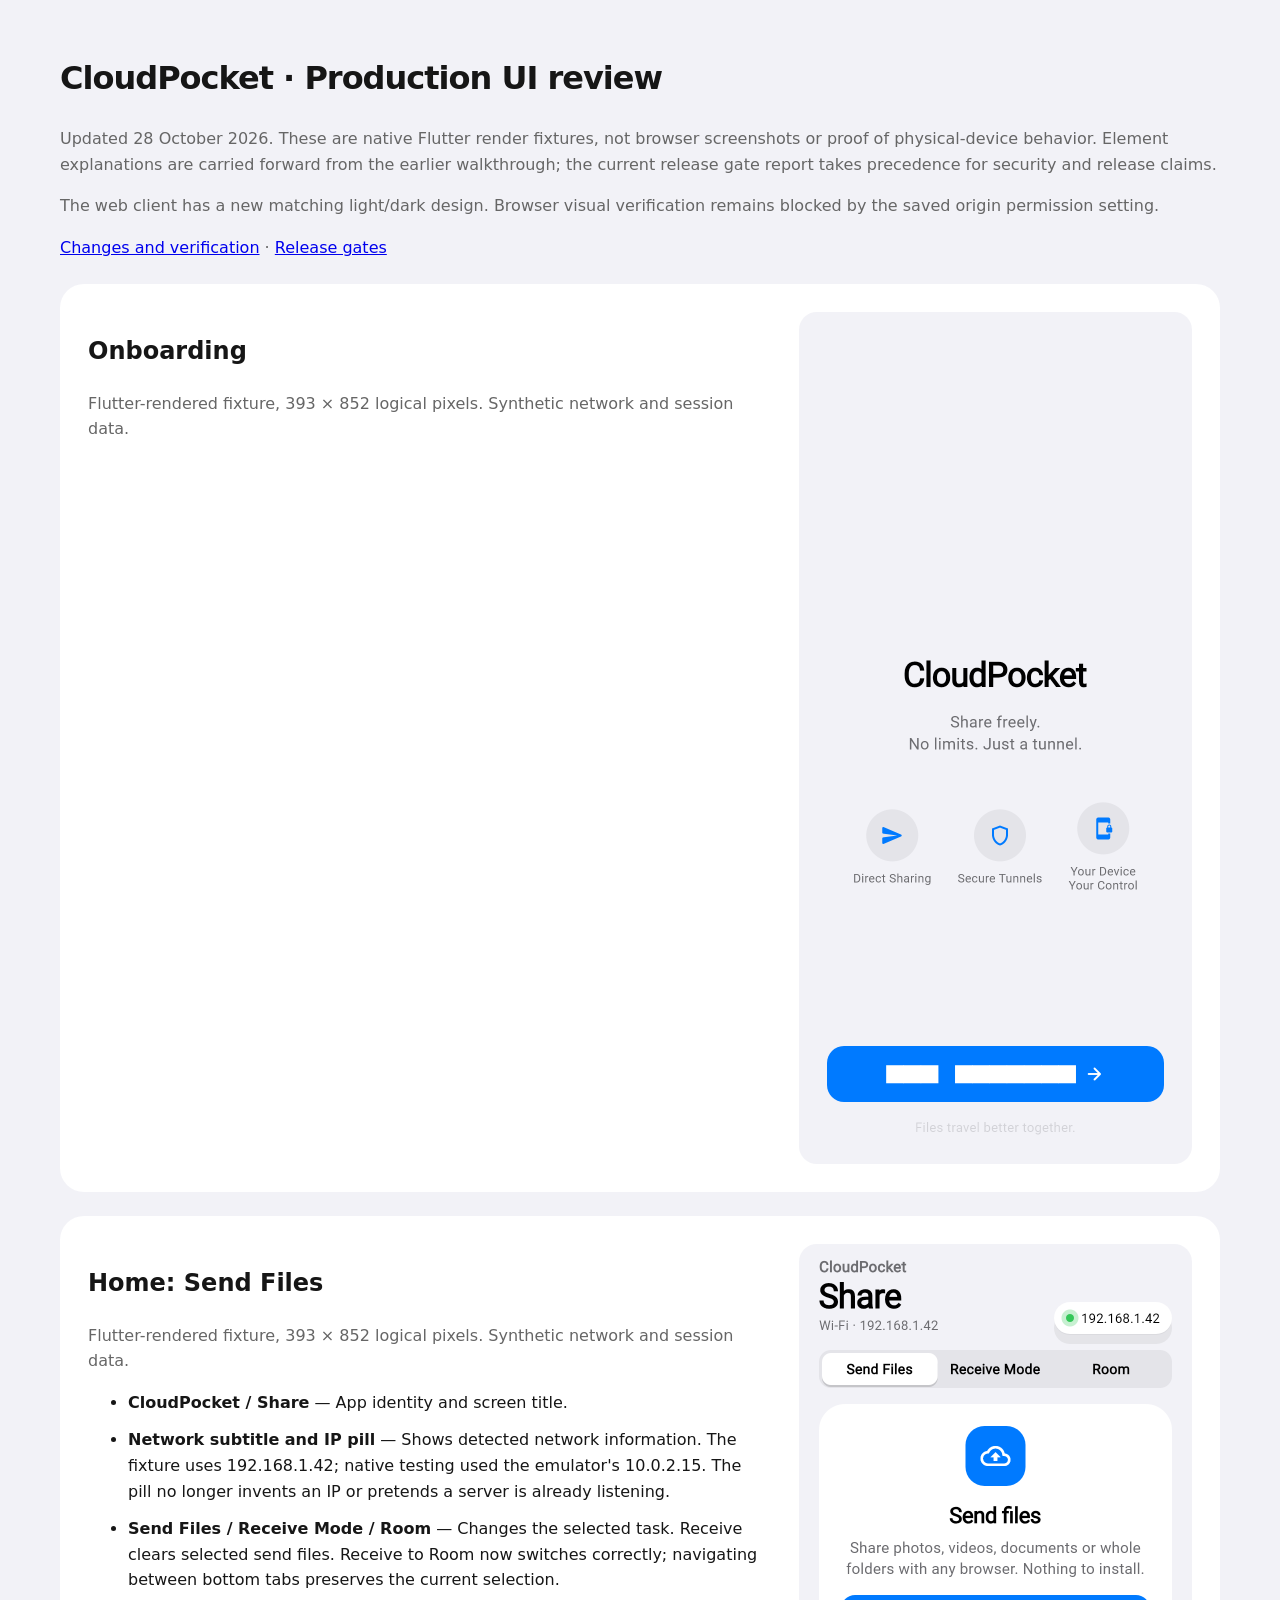
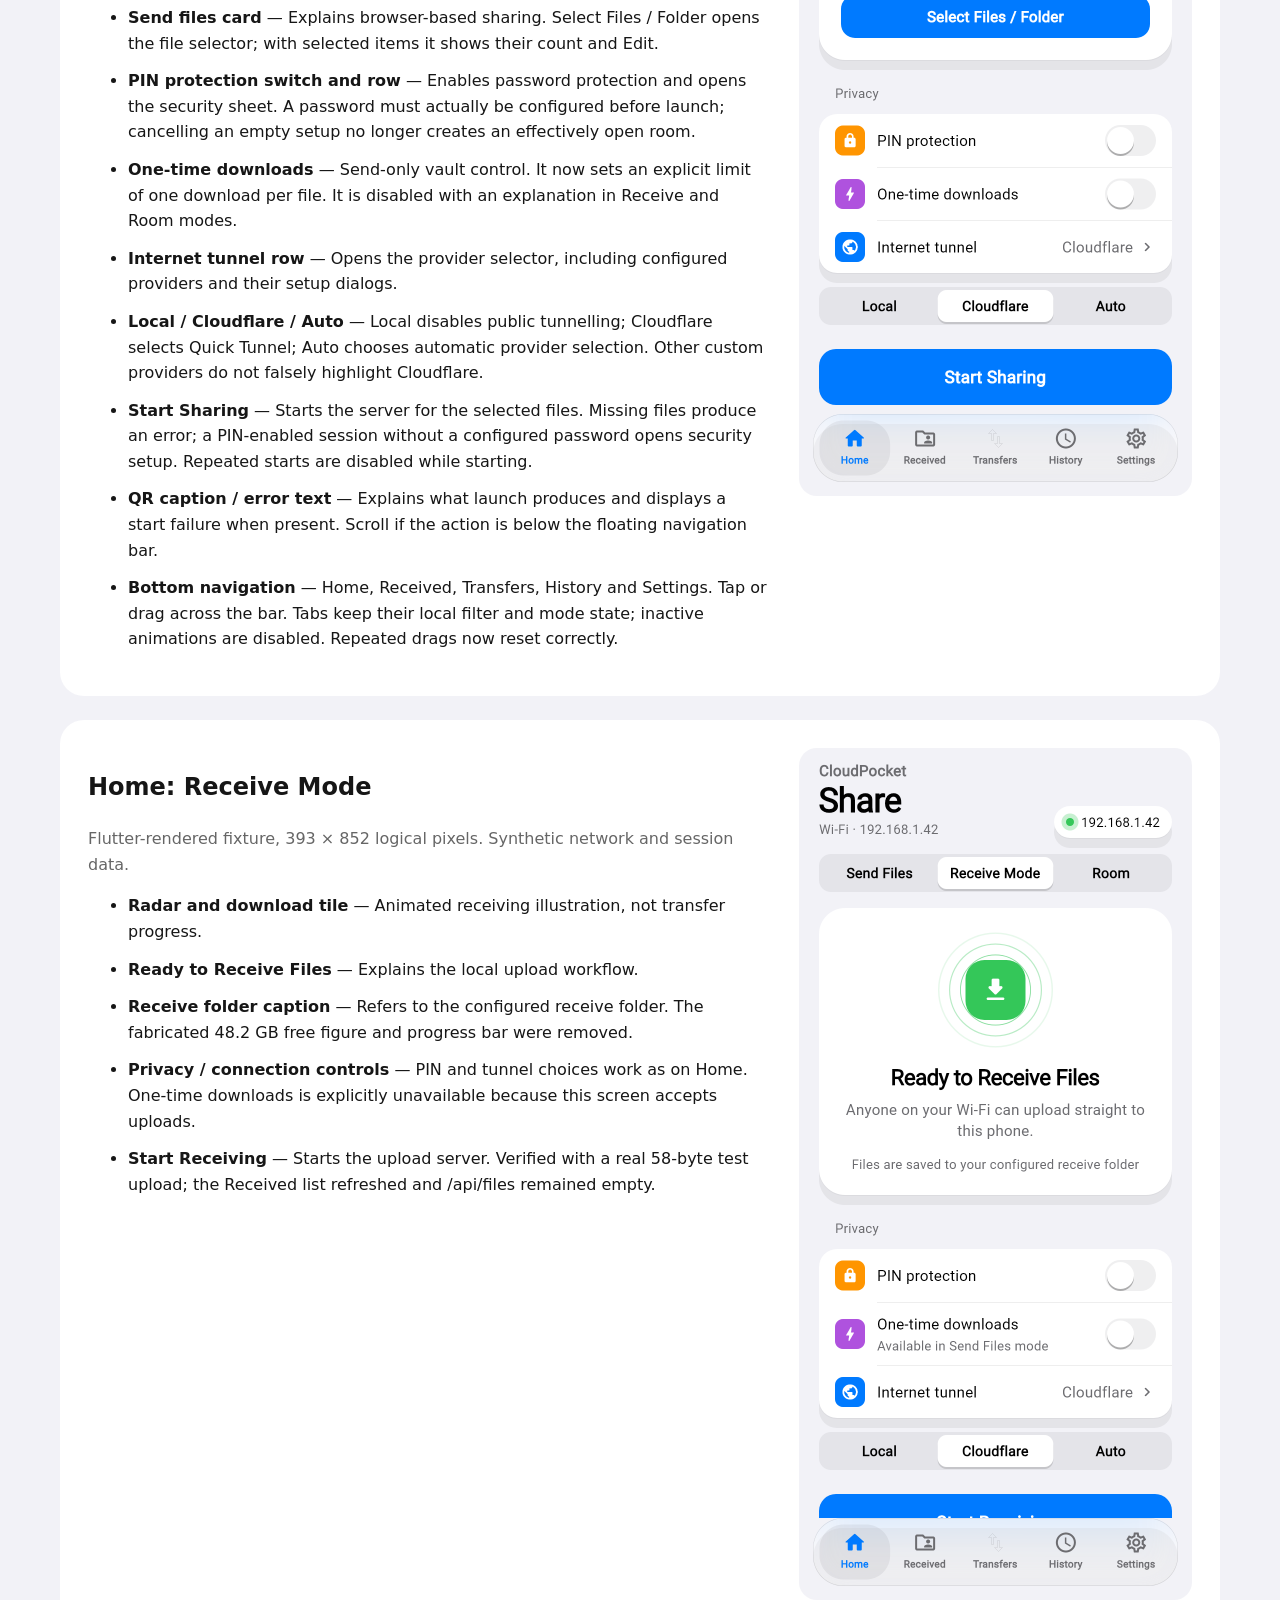
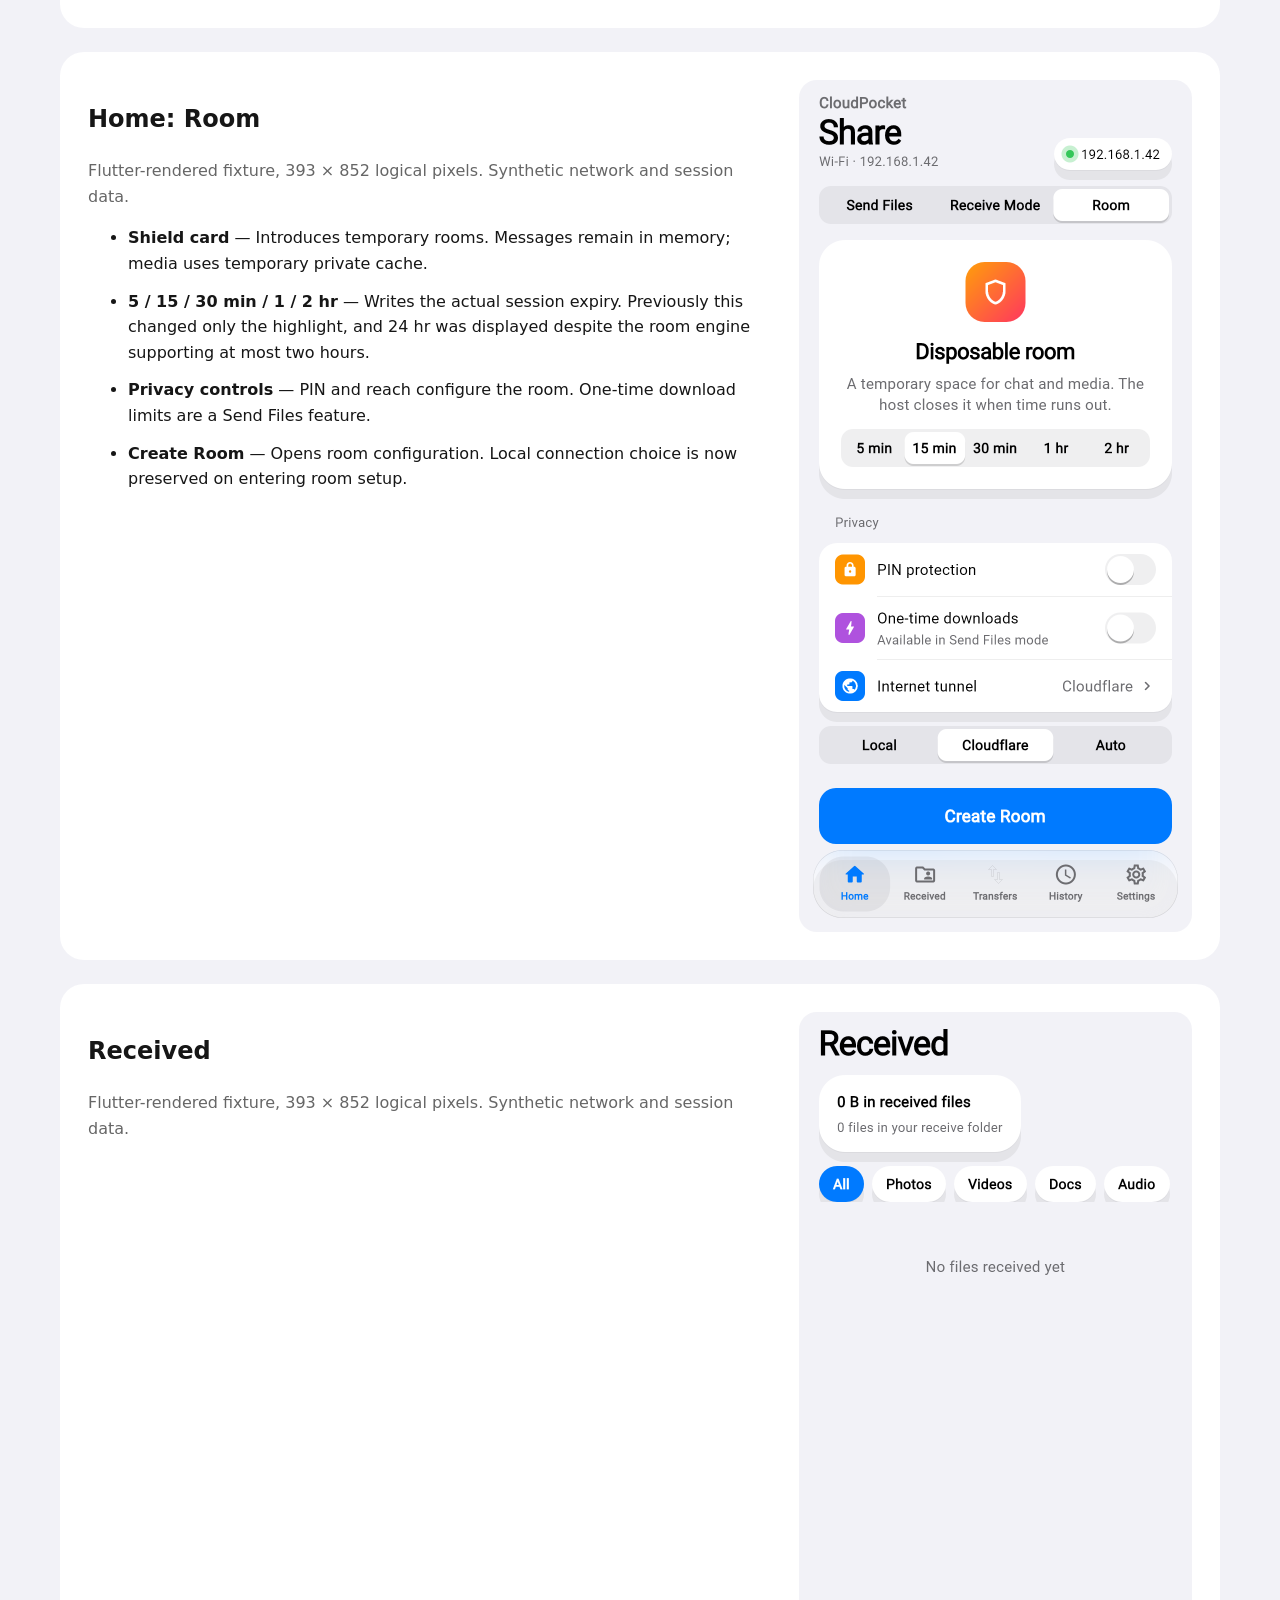
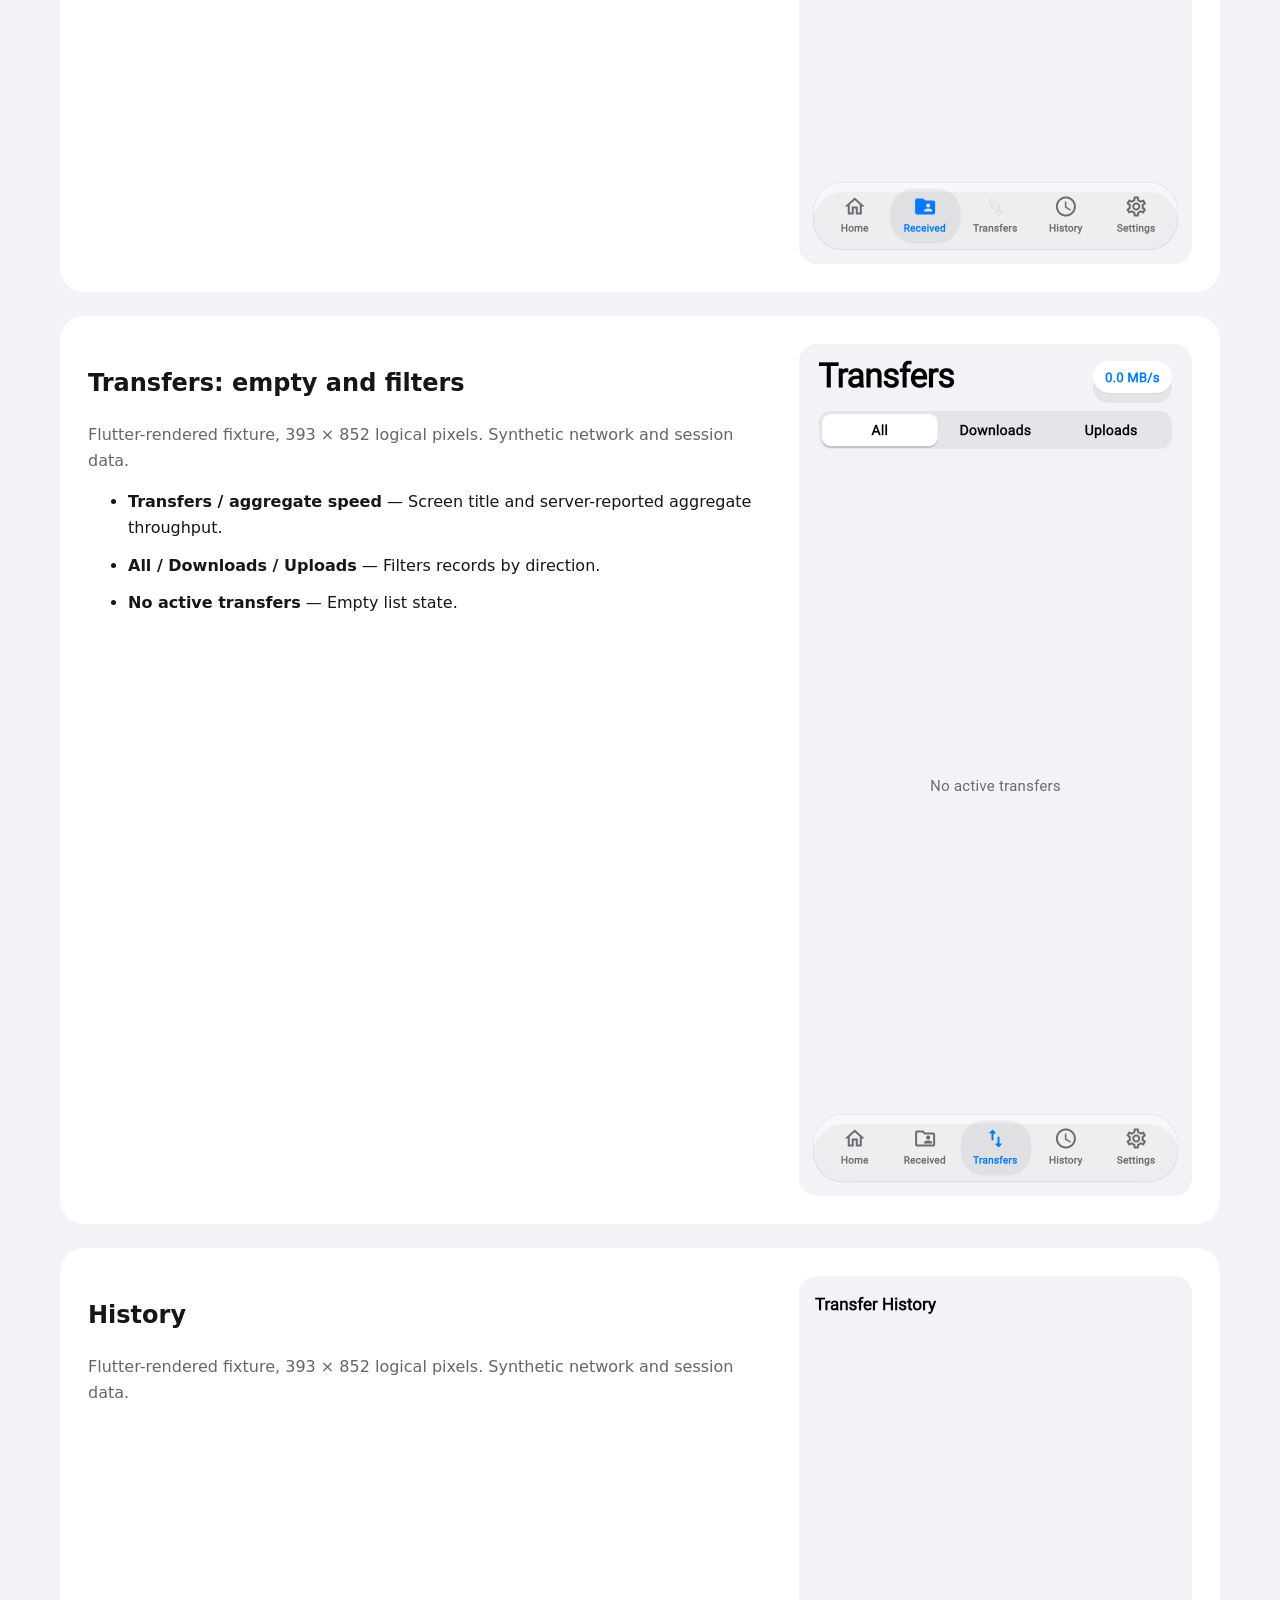
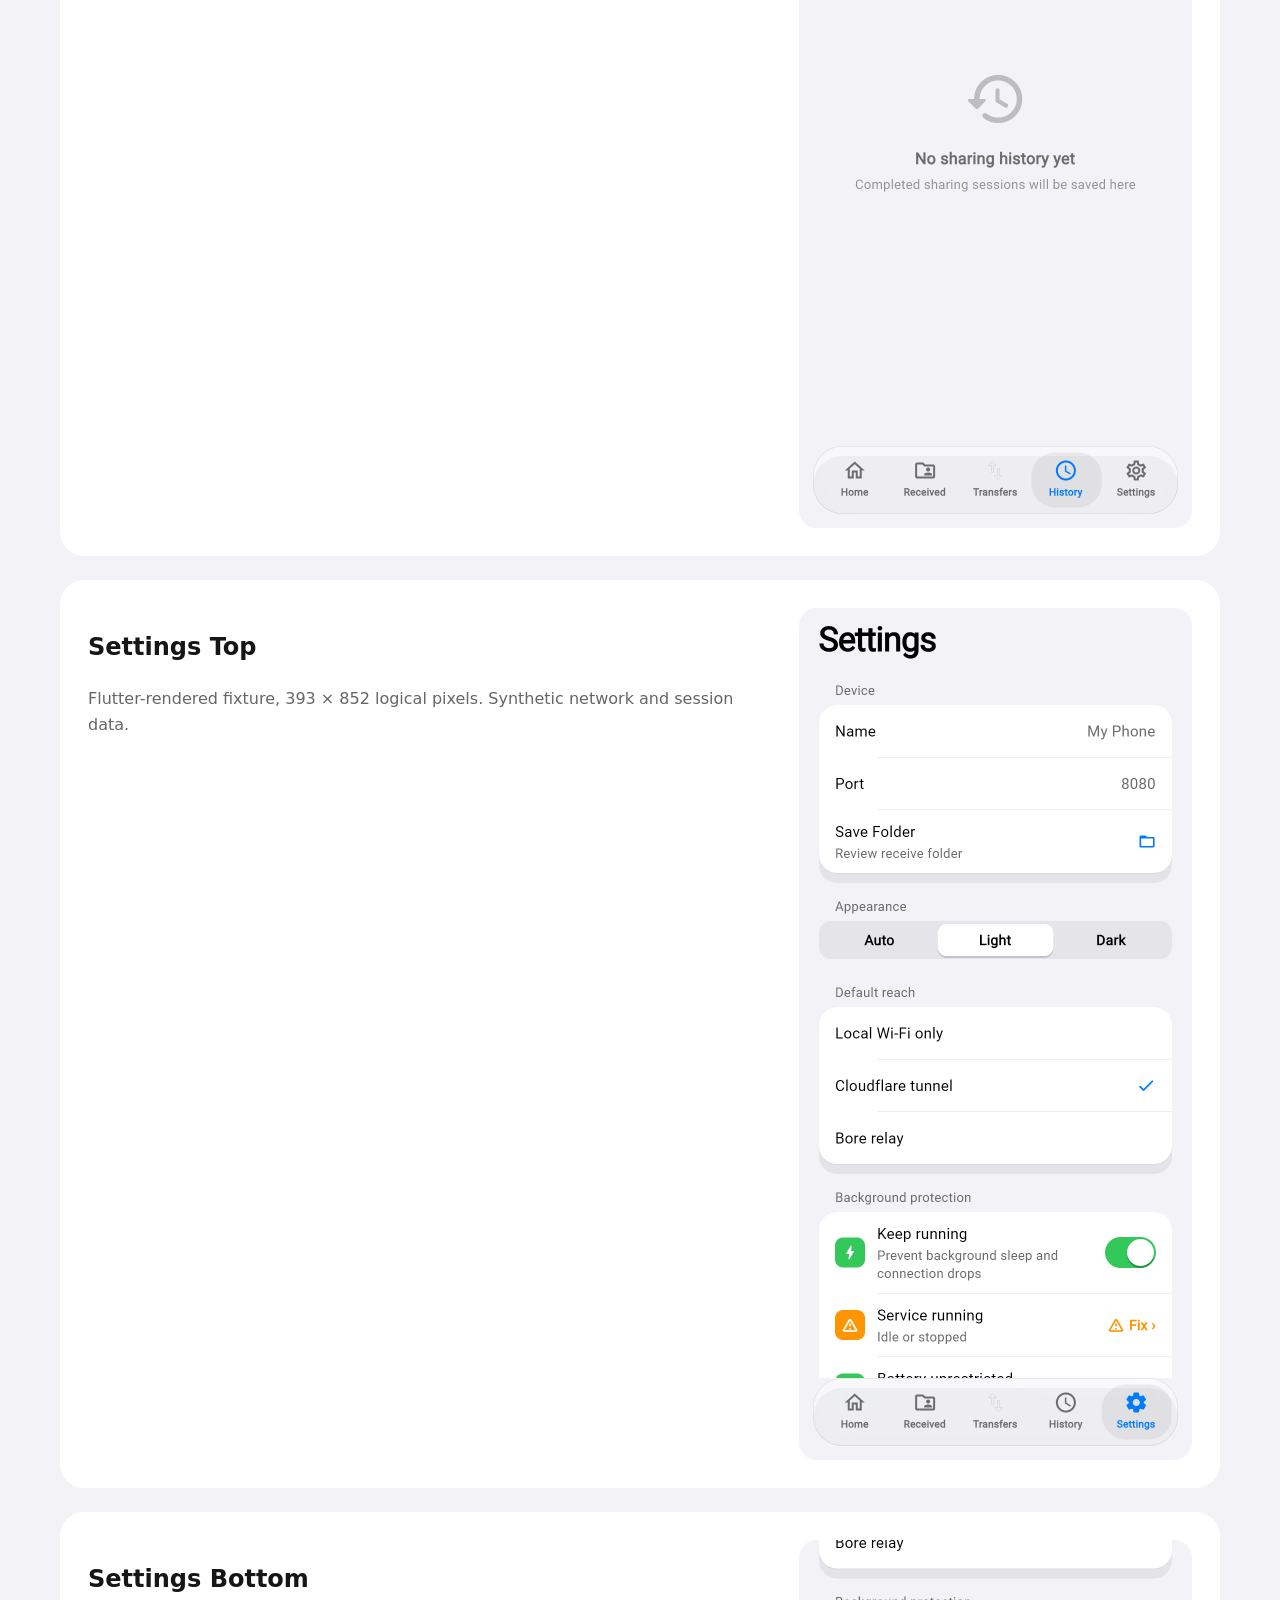
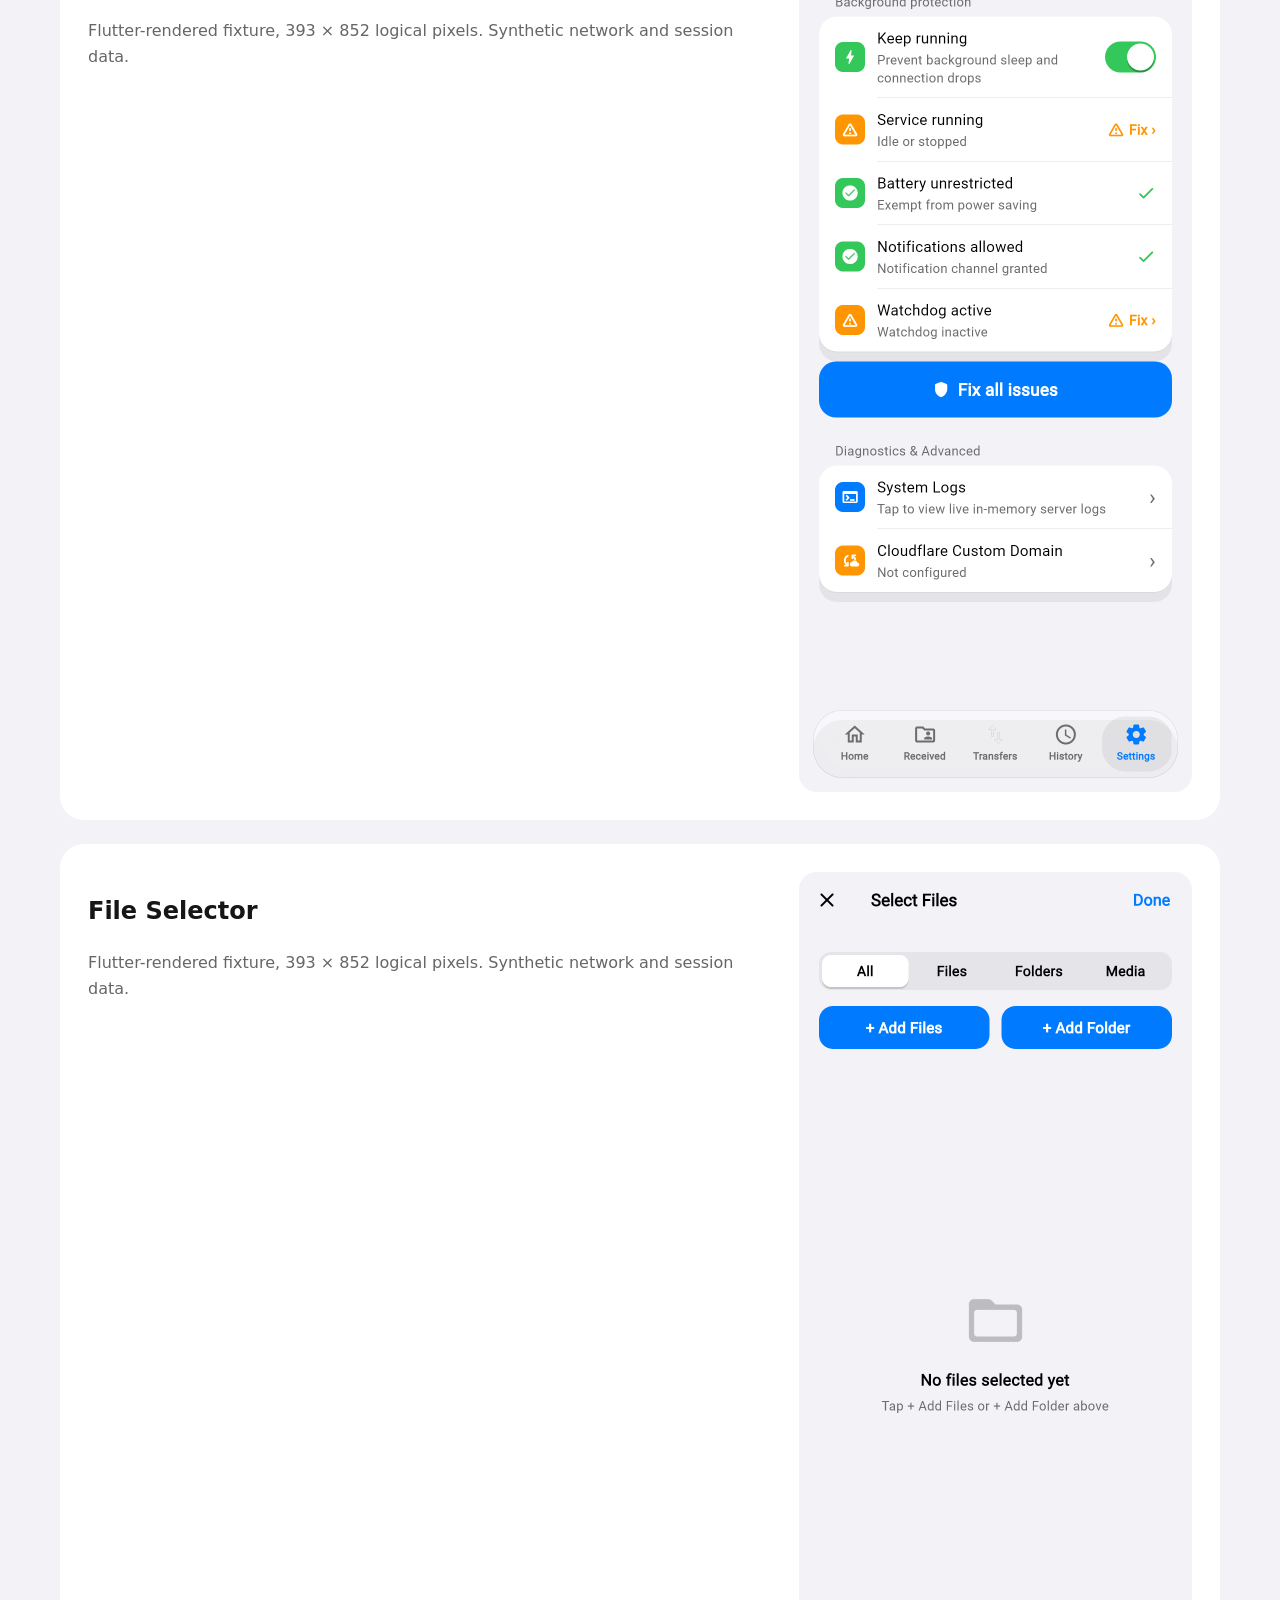
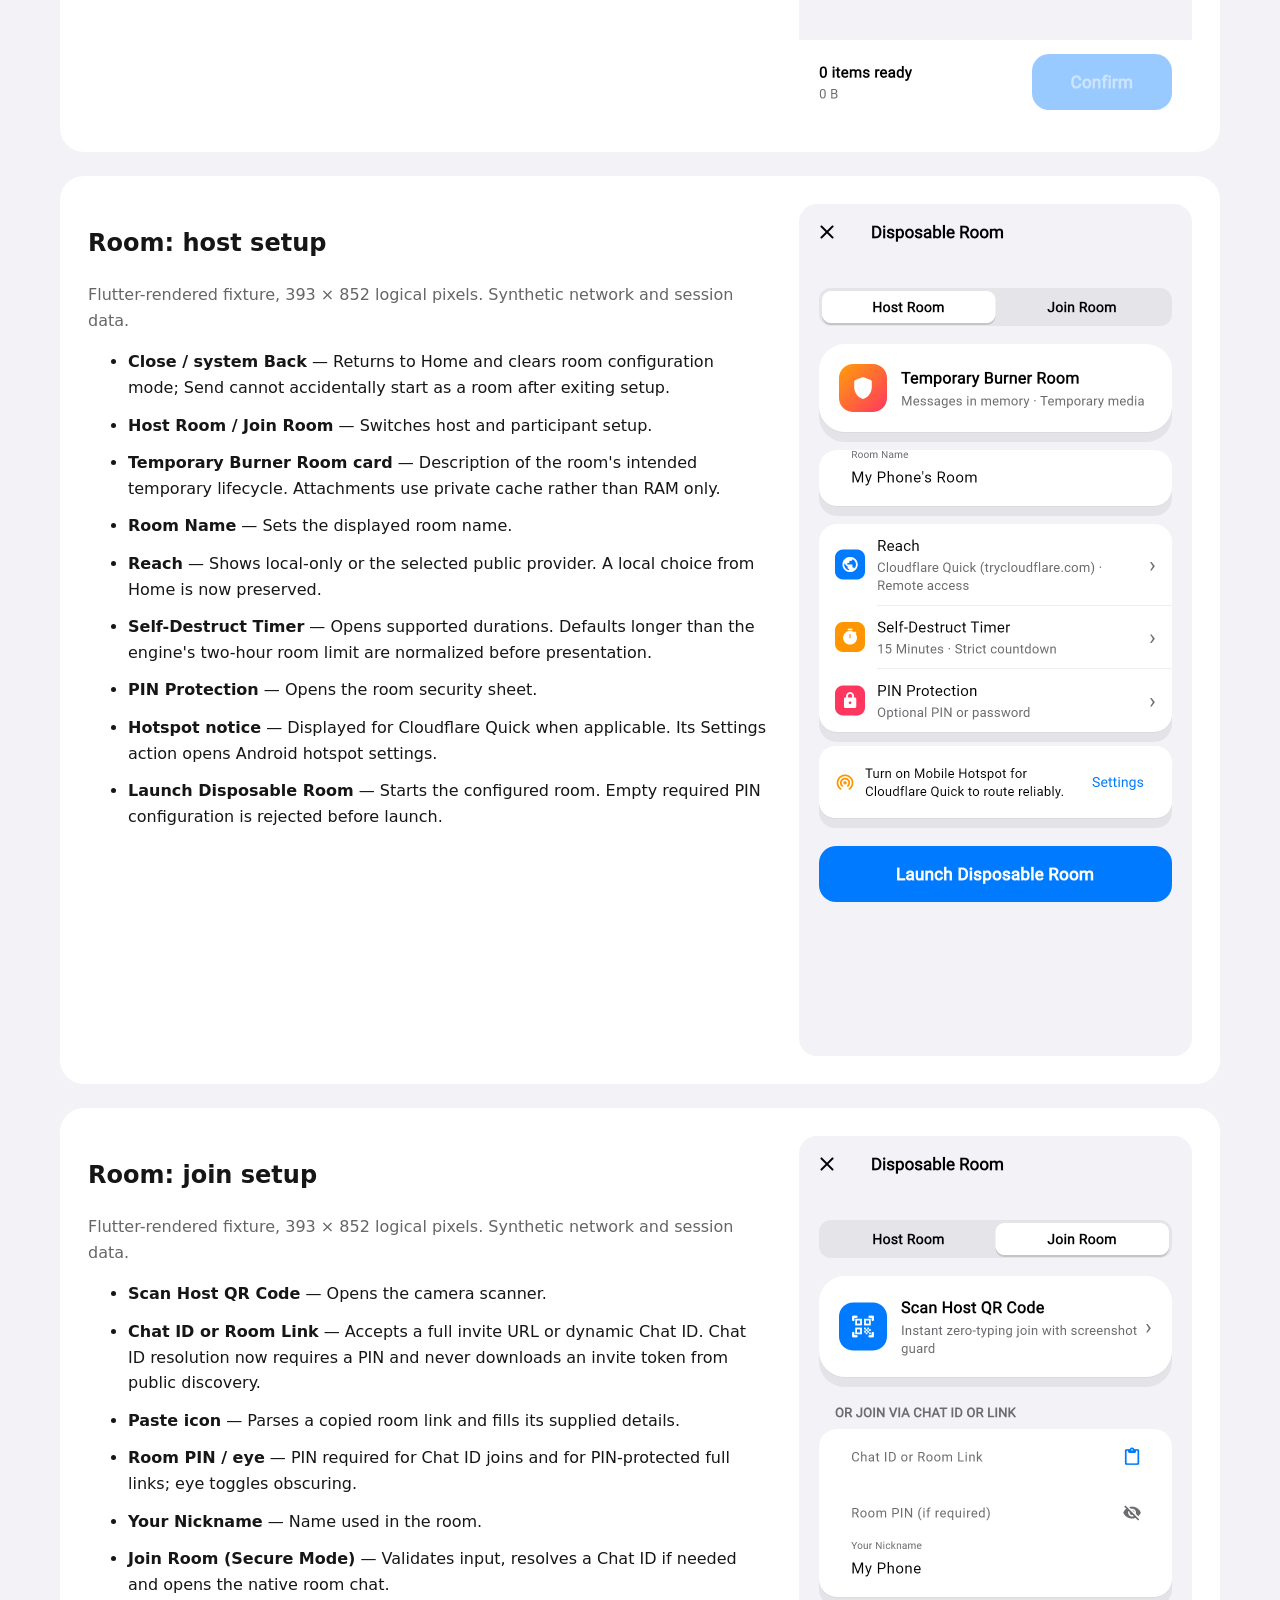
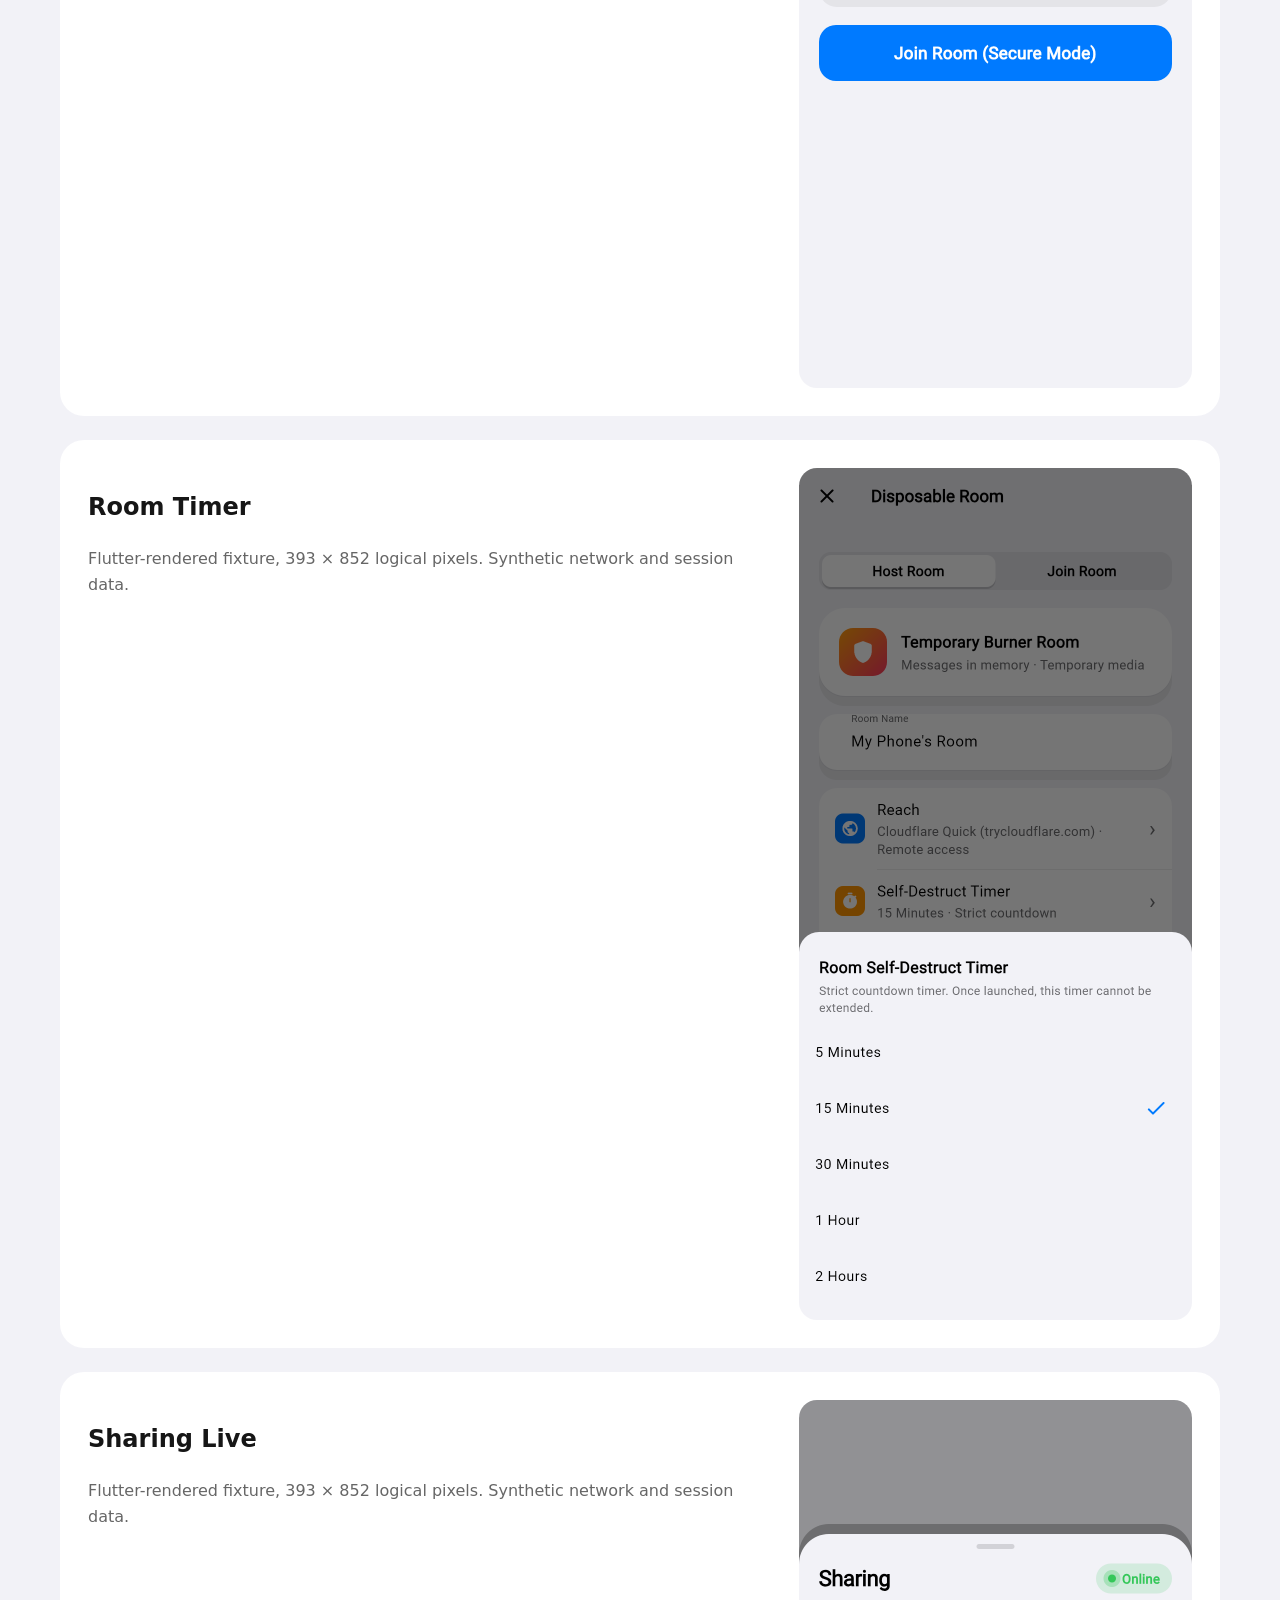
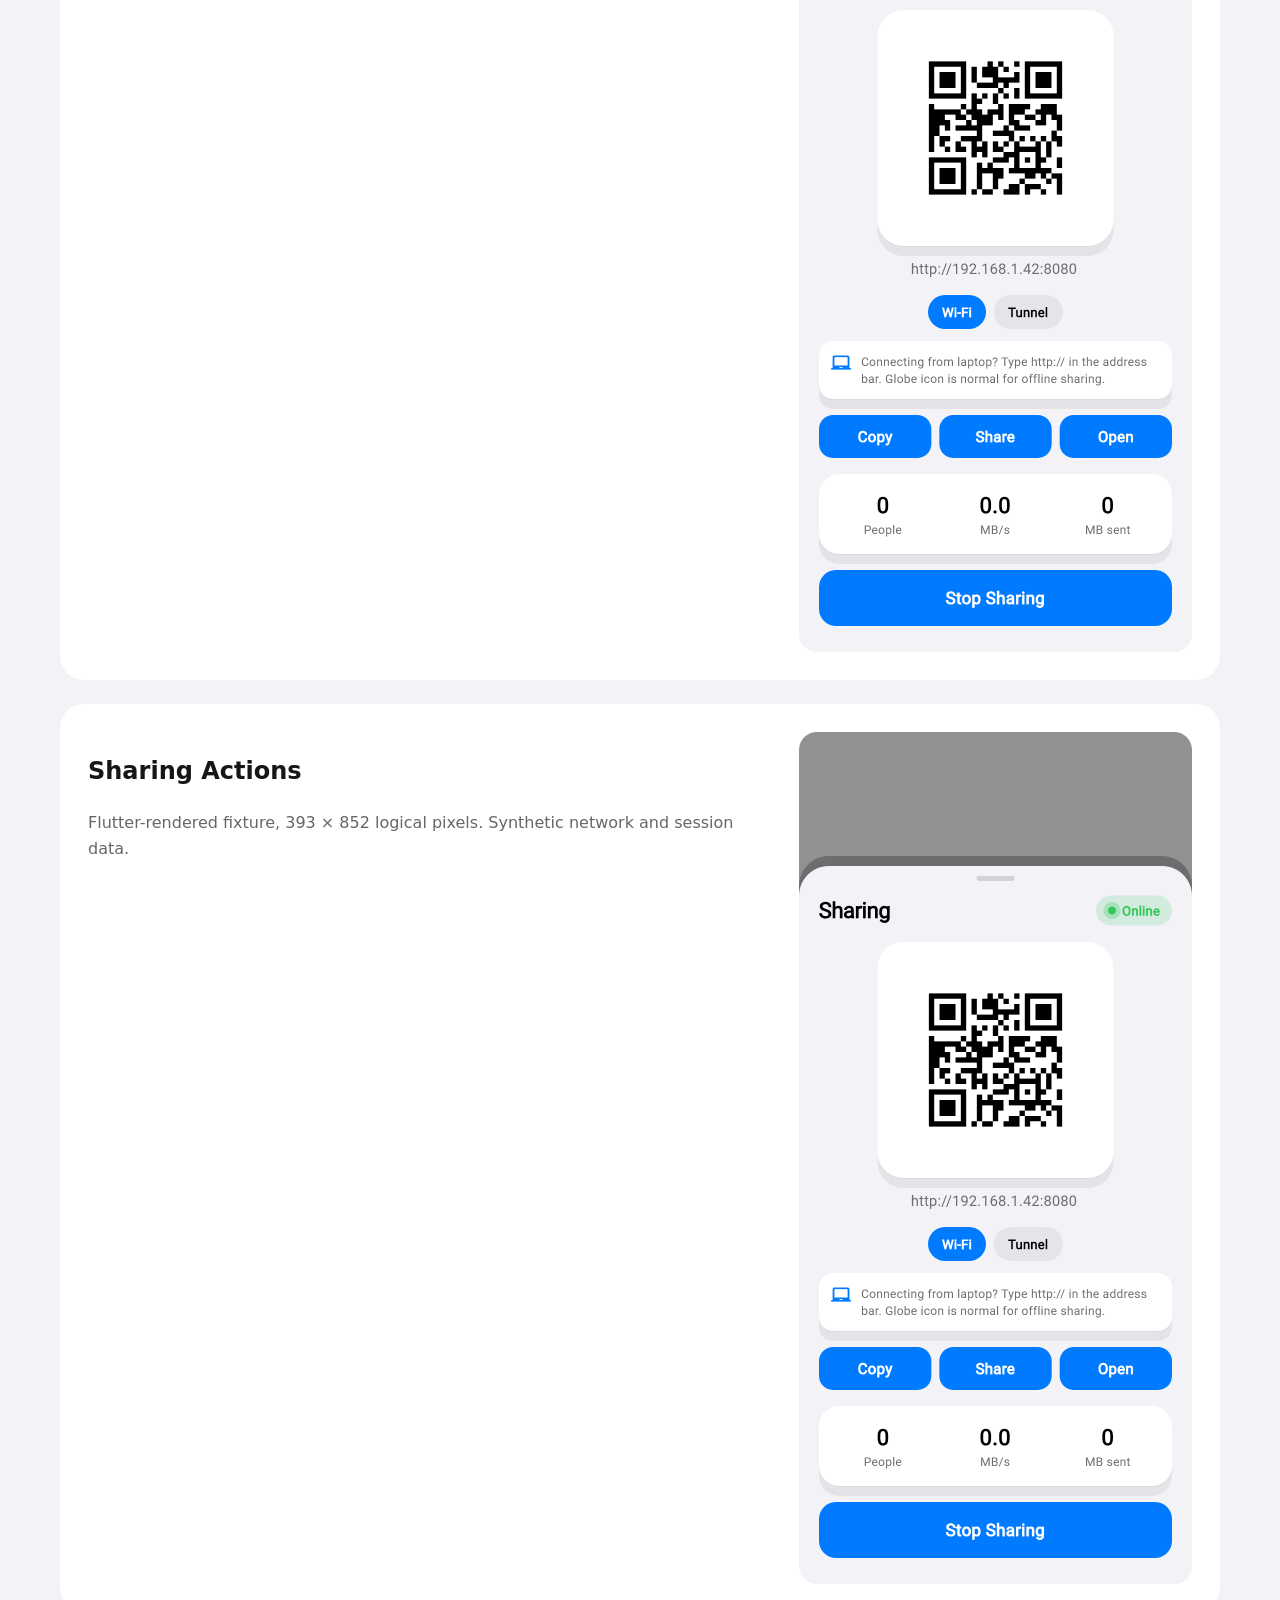
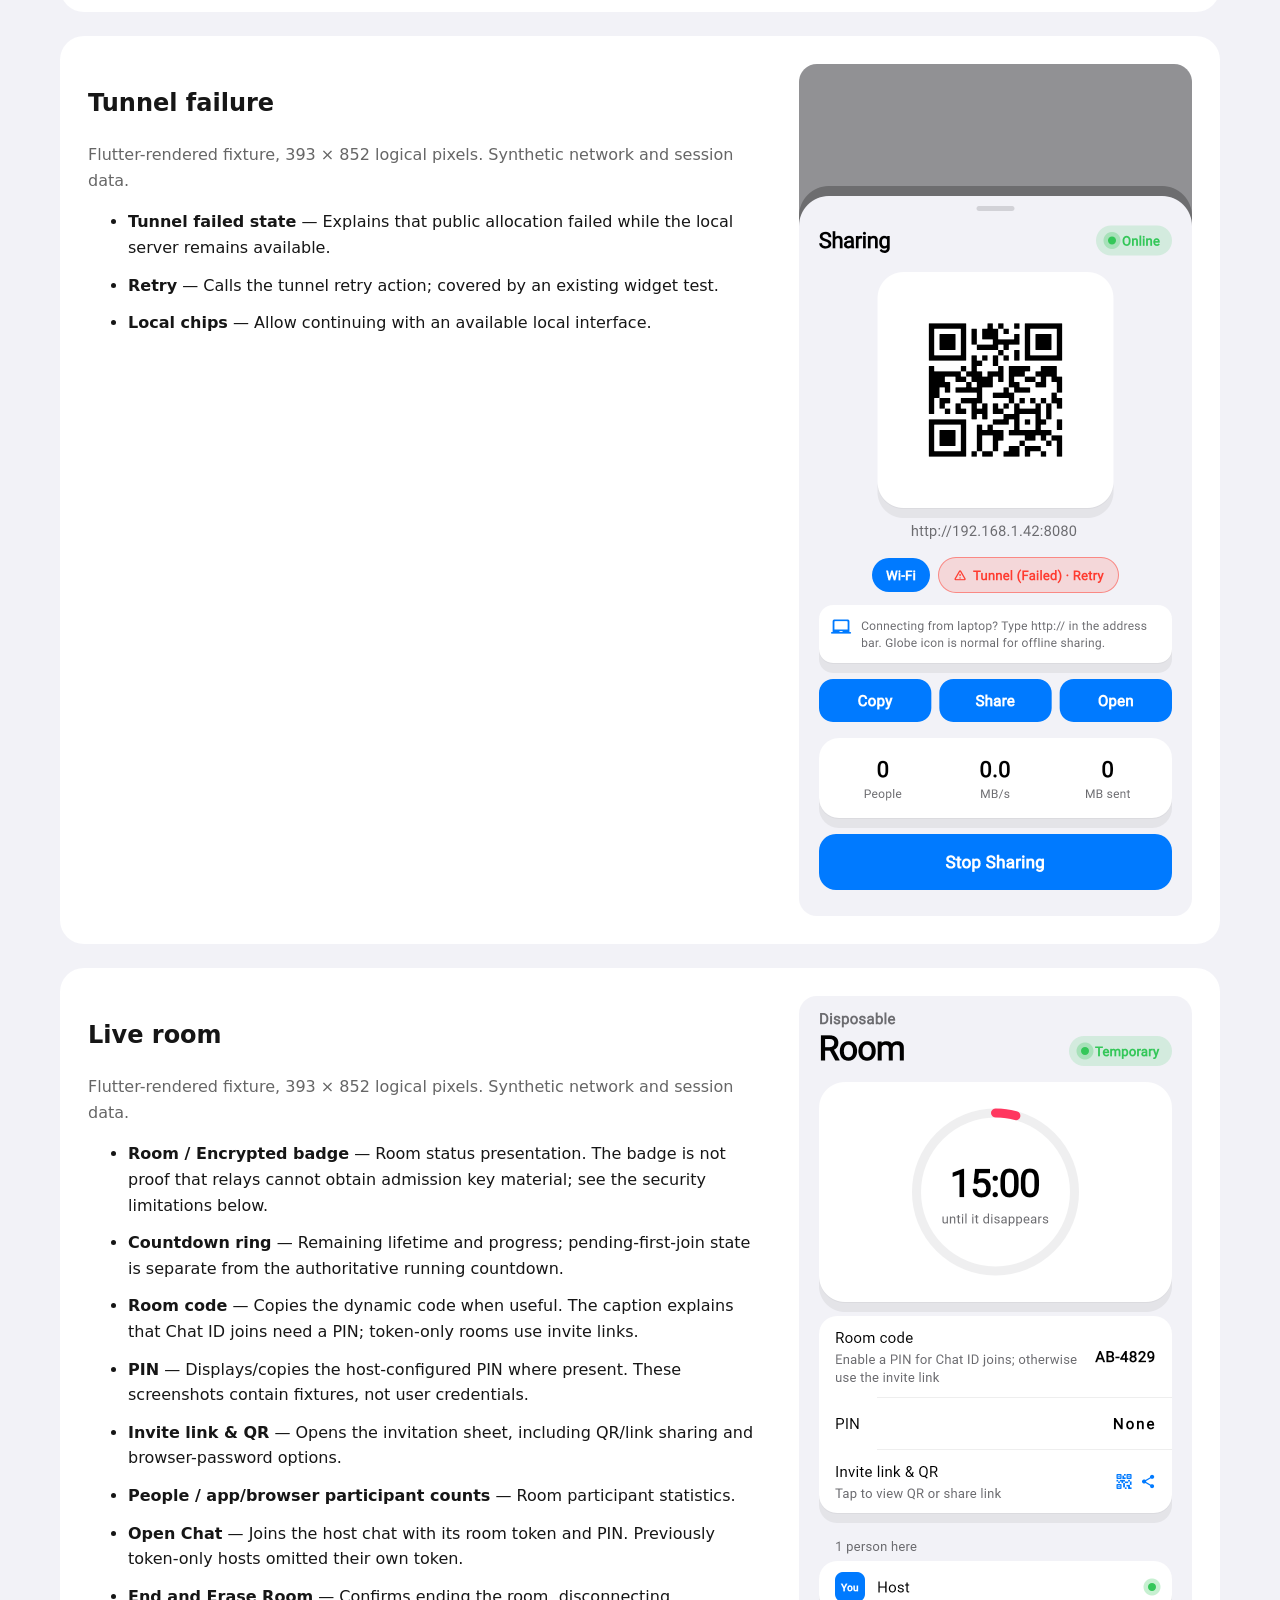
<file: docs/production-review/index.html>
<!doctype html><html lang="en"><meta charset="utf-8"><meta name="viewport" content="width=device-width,initial-scale=1"><title>CloudPocket production UI review</title><style>body{font:16px/1.6 system-ui;background:#f2f2f7;color:#161616;margin:auto;max-width:1160px;padding:32px}h1{letter-spacing:-1px}article{display:grid;grid-template-columns:1fr minmax(260px,393px);gap:32px;background:white;padding:28px;margin:24px 0;border-radius:24px}img{width:100%;height:auto;border-radius:18px}li{margin:12px 0}p{color:#666}@media(max-width:700px){article{grid-template-columns:1fr}}</style><h1>CloudPocket · Production UI review</h1><p>Updated 28 October 2026. These are native Flutter render fixtures, not browser screenshots or proof of physical-device behavior. Element explanations are carried forward from the earlier walkthrough; the current release gate report takes precedence for security and release claims.</p><p>The web client has a new matching light/dark design. Browser visual verification remains blocked by the saved origin permission setting.</p><p><a href="REPORT.md">Changes and verification</a> · <a href="../RELEASE.md">Release gates</a></p><article><div><h2>Onboarding</h2><p>Flutter-rendered fixture, 393 × 852 logical pixels. Synthetic network and session data.</p><ul></ul></div><img loading="lazy" src="screenshots/01-onboarding.png" alt="Onboarding"></article><article><div><h2>Home: Send Files</h2><p>Flutter-rendered fixture, 393 × 852 logical pixels. Synthetic network and session data.</p><ul><li><strong>CloudPocket / Share</strong> — App identity and screen title.</li><li><strong>Network subtitle and IP pill</strong> — Shows detected network information. The fixture uses 192.168.1.42; native testing used the emulator&#x27;s 10.0.2.15. The pill no longer invents an IP or pretends a server is already listening.</li><li><strong>Send Files / Receive Mode / Room</strong> — Changes the selected task. Receive clears selected send files. Receive to Room now switches correctly; navigating between bottom tabs preserves the current selection.</li><li><strong>Send files card</strong> — Explains browser-based sharing. Select Files / Folder opens the file selector; with selected items it shows their count and Edit.</li><li><strong>PIN protection switch and row</strong> — Enables password protection and opens the security sheet. A password must actually be configured before launch; cancelling an empty setup no longer creates an effectively open room.</li><li><strong>One-time downloads</strong> — Send-only vault control. It now sets an explicit limit of one download per file. It is disabled with an explanation in Receive and Room modes.</li><li><strong>Internet tunnel row</strong> — Opens the provider selector, including configured providers and their setup dialogs.</li><li><strong>Local / Cloudflare / Auto</strong> — Local disables public tunnelling; Cloudflare selects Quick Tunnel; Auto chooses automatic provider selection. Other custom providers do not falsely highlight Cloudflare.</li><li><strong>Start Sharing</strong> — Starts the server for the selected files. Missing files produce an error; a PIN-enabled session without a configured password opens security setup. Repeated starts are disabled while starting.</li><li><strong>QR caption / error text</strong> — Explains what launch produces and displays a start failure when present. Scroll if the action is below the floating navigation bar.</li><li><strong>Bottom navigation</strong> — Home, Received, Transfers, History and Settings. Tap or drag across the bar. Tabs keep their local filter and mode state; inactive animations are disabled. Repeated drags now reset correctly.</li></ul></div><img loading="lazy" src="screenshots/02-home-send.png" alt="Home: Send Files"></article><article><div><h2>Home: Receive Mode</h2><p>Flutter-rendered fixture, 393 × 852 logical pixels. Synthetic network and session data.</p><ul><li><strong>Radar and download tile</strong> — Animated receiving illustration, not transfer progress.</li><li><strong>Ready to Receive Files</strong> — Explains the local upload workflow.</li><li><strong>Receive folder caption</strong> — Refers to the configured receive folder. The fabricated 48.2 GB free figure and progress bar were removed.</li><li><strong>Privacy / connection controls</strong> — PIN and tunnel choices work as on Home. One-time downloads is explicitly unavailable because this screen accepts uploads.</li><li><strong>Start Receiving</strong> — Starts the upload server. Verified with a real 58-byte test upload; the Received list refreshed and /api/files remained empty.</li></ul></div><img loading="lazy" src="screenshots/03-home-receive.png" alt="Home: Receive Mode"></article><article><div><h2>Home: Room</h2><p>Flutter-rendered fixture, 393 × 852 logical pixels. Synthetic network and session data.</p><ul><li><strong>Shield card</strong> — Introduces temporary rooms. Messages remain in memory; media uses temporary private cache.</li><li><strong>5 / 15 / 30 min / 1 / 2 hr</strong> — Writes the actual session expiry. Previously this changed only the highlight, and 24 hr was displayed despite the room engine supporting at most two hours.</li><li><strong>Privacy controls</strong> — PIN and reach configure the room. One-time download limits are a Send Files feature.</li><li><strong>Create Room</strong> — Opens room configuration. Local connection choice is now preserved on entering room setup.</li></ul></div><img loading="lazy" src="screenshots/04-home-room.png" alt="Home: Room"></article><article><div><h2>Received</h2><p>Flutter-rendered fixture, 393 × 852 logical pixels. Synthetic network and session data.</p><ul></ul></div><img loading="lazy" src="screenshots/05-received.png" alt="Received"></article><article><div><h2>Transfers: empty and filters</h2><p>Flutter-rendered fixture, 393 × 852 logical pixels. Synthetic network and session data.</p><ul><li><strong>Transfers / aggregate speed</strong> — Screen title and server-reported aggregate throughput.</li><li><strong>All / Downloads / Uploads</strong> — Filters records by direction.</li><li><strong>No active transfers</strong> — Empty list state.</li></ul></div><img loading="lazy" src="screenshots/06-transfers.png" alt="Transfers: empty and filters"></article><article><div><h2>History</h2><p>Flutter-rendered fixture, 393 × 852 logical pixels. Synthetic network and session data.</p><ul></ul></div><img loading="lazy" src="screenshots/07-history.png" alt="History"></article><article><div><h2>Settings Top</h2><p>Flutter-rendered fixture, 393 × 852 logical pixels. Synthetic network and session data.</p><ul></ul></div><img loading="lazy" src="screenshots/08-settings-top.png" alt="Settings Top"></article><article><div><h2>Settings Bottom</h2><p>Flutter-rendered fixture, 393 × 852 logical pixels. Synthetic network and session data.</p><ul></ul></div><img loading="lazy" src="screenshots/09-settings-bottom.png" alt="Settings Bottom"></article><article><div><h2>File Selector</h2><p>Flutter-rendered fixture, 393 × 852 logical pixels. Synthetic network and session data.</p><ul></ul></div><img loading="lazy" src="screenshots/10-file-selector.png" alt="File Selector"></article><article><div><h2>Room: host setup</h2><p>Flutter-rendered fixture, 393 × 852 logical pixels. Synthetic network and session data.</p><ul><li><strong>Close / system Back</strong> — Returns to Home and clears room configuration mode; Send cannot accidentally start as a room after exiting setup.</li><li><strong>Host Room / Join Room</strong> — Switches host and participant setup.</li><li><strong>Temporary Burner Room card</strong> — Description of the room&#x27;s intended temporary lifecycle. Attachments use private cache rather than RAM only.</li><li><strong>Room Name</strong> — Sets the displayed room name.</li><li><strong>Reach</strong> — Shows local-only or the selected public provider. A local choice from Home is now preserved.</li><li><strong>Self-Destruct Timer</strong> — Opens supported durations. Defaults longer than the engine&#x27;s two-hour room limit are normalized before presentation.</li><li><strong>PIN Protection</strong> — Opens the room security sheet.</li><li><strong>Hotspot notice</strong> — Displayed for Cloudflare Quick when applicable. Its Settings action opens Android hotspot settings.</li><li><strong>Launch Disposable Room</strong> — Starts the configured room. Empty required PIN configuration is rejected before launch.</li></ul></div><img loading="lazy" src="screenshots/11-room-host.png" alt="Room: host setup"></article><article><div><h2>Room: join setup</h2><p>Flutter-rendered fixture, 393 × 852 logical pixels. Synthetic network and session data.</p><ul><li><strong>Scan Host QR Code</strong> — Opens the camera scanner.</li><li><strong>Chat ID or Room Link</strong> — Accepts a full invite URL or dynamic Chat ID. Chat ID resolution now requires a PIN and never downloads an invite token from public discovery.</li><li><strong>Paste icon</strong> — Parses a copied room link and fills its supplied details.</li><li><strong>Room PIN / eye</strong> — PIN required for Chat ID joins and for PIN-protected full links; eye toggles obscuring.</li><li><strong>Your Nickname</strong> — Name used in the room.</li><li><strong>Join Room (Secure Mode)</strong> — Validates input, resolves a Chat ID if needed and opens the native room chat.</li></ul></div><img loading="lazy" src="screenshots/12-room-join.png" alt="Room: join setup"></article><article><div><h2>Room Timer</h2><p>Flutter-rendered fixture, 393 × 852 logical pixels. Synthetic network and session data.</p><ul></ul></div><img loading="lazy" src="screenshots/13-room-timer.png" alt="Room Timer"></article><article><div><h2>Sharing Live</h2><p>Flutter-rendered fixture, 393 × 852 logical pixels. Synthetic network and session data.</p><ul></ul></div><img loading="lazy" src="screenshots/14-sharing-live.png" alt="Sharing Live"></article><article><div><h2>Sharing Actions</h2><p>Flutter-rendered fixture, 393 × 852 logical pixels. Synthetic network and session data.</p><ul></ul></div><img loading="lazy" src="screenshots/15-sharing-actions.png" alt="Sharing Actions"></article><article><div><h2>Tunnel failure</h2><p>Flutter-rendered fixture, 393 × 852 logical pixels. Synthetic network and session data.</p><ul><li><strong>Tunnel failed state</strong> — Explains that public allocation failed while the local server remains available.</li><li><strong>Retry</strong> — Calls the tunnel retry action; covered by an existing widget test.</li><li><strong>Local chips</strong> — Allow continuing with an available local interface.</li></ul></div><img loading="lazy" src="screenshots/16-tunnel-error.png" alt="Tunnel failure"></article><article><div><h2>Live room</h2><p>Flutter-rendered fixture, 393 × 852 logical pixels. Synthetic network and session data.</p><ul><li><strong>Room / Encrypted badge</strong> — Room status presentation. The badge is not proof that relays cannot obtain admission key material; see the security limitations below.</li><li><strong>Countdown ring</strong> — Remaining lifetime and progress; pending-first-join state is separate from the authoritative running countdown.</li><li><strong>Room code</strong> — Copies the dynamic code when useful. The caption explains that Chat ID joins need a PIN; token-only rooms use invite links.</li><li><strong>PIN</strong> — Displays/copies the host-configured PIN where present. These screenshots contain fixtures, not user credentials.</li><li><strong>Invite link &amp; QR</strong> — Opens the invitation sheet, including QR/link sharing and browser-password options.</li><li><strong>People / app/browser participant counts</strong> — Room participant statistics.</li><li><strong>Open Chat</strong> — Joins the host chat with its room token and PIN. Previously token-only hosts omitted their own token.</li><li><strong>End and Erase Room</strong> — Confirms ending the room, disconnecting participants, clearing chat RAM and unlinking cached media. It does not securely shred flash storage.</li></ul></div><img loading="lazy" src="screenshots/17-room-live.png" alt="Live room"></article><article><div><h2>Room Actions</h2><p>Flutter-rendered fixture, 393 × 852 logical pixels. Synthetic network and session data.</p><ul></ul></div><img loading="lazy" src="screenshots/18-room-actions.png" alt="Room Actions"></article><article><div><h2>Transfer Active</h2><p>Flutter-rendered fixture, 393 × 852 logical pixels. Synthetic network and session data.</p><ul></ul></div><img loading="lazy" src="screenshots/19-transfer-active.png" alt="Transfer Active"></article><article><div><h2>Cloudflare Setup</h2><p>Flutter-rendered fixture, 393 × 852 logical pixels. Synthetic network and session data.</p><ul></ul></div><img loading="lazy" src="screenshots/20-cloudflare-setup.png" alt="Cloudflare Setup"></article><article><div><h2>Bore relay setup</h2><p>Flutter-rendered fixture, 393 × 852 logical pixels. Synthetic network and session data.</p><ul><li><strong>VPS setup guide</strong> — Opens the Custom Bore VPS help tab.</li><li><strong>Hostname or IP / Control port</strong> — Relay configuration. The default control port is 7835.</li><li><strong>Save relay</strong> — Validates and saves the relay choice.</li><li><strong>Reset to bore.pub</strong> — Restores the public relay configuration.</li><li><strong>Transport limitation</strong> — Bore uses plaintext transport; no speed or confidentiality guarantee is established by this review.</li></ul></div><img loading="lazy" src="screenshots/21-bore-setup.png" alt="Bore relay setup"></article><article><div><h2>Tunnel Guide</h2><p>Flutter-rendered fixture, 393 × 852 logical pixels. Synthetic network and session data.</p><ul></ul></div><img loading="lazy" src="screenshots/22-tunnel-guide.png" alt="Tunnel Guide"></article><article><div><h2>Private media viewer</h2><p>Flutter-rendered fixture, 393 × 852 logical pixels. Synthetic network and session data.</p><ul><li><strong>Filename / view-only caption</strong> — Identifies the media and explains the in-app viewing policy.</li><li><strong>Text viewer</strong> — Displays a bounded text preview. The screenshot uses a small synthetic text fixture.</li><li><strong>Image / PDF / audio / video variants</strong> — The same screen selects image preview, page navigation or native player controls by media type. Native codec/PDF playback was not exercised on a physical ARM64 device.</li><li><strong>Dismiss &amp; Purge</strong> — Closes the view and removes temporary viewer copies where created. It does not promise secure flash erasure.</li><li><strong>Screenshot protection</strong> — Native guarded screens were not captured or modified to bypass FLAG_SECURE. The image is from Flutter&#x27;s test renderer, not an Android screenshot of protected content.</li></ul></div><img loading="lazy" src="screenshots/23-media-text.png" alt="Private media viewer"></article><article><div><h2>Native chat</h2><p>Flutter-rendered fixture, 393 × 852 logical pixels. Synthetic network and session data.</p><ul><li><strong>Room back control</strong> — Returns to the room dashboard. Closing chat no longer leaves asynchronous callbacks calling setState on a disposed screen.</li><li><strong>Room code / timer</strong> — Uses the server&#x27;s roomCode and remainingSeconds fields.</li><li><strong>Message timeline</strong> — Loads the server&#x27;s messages history and distinguishes text, system and media envelopes. A real local connection verified the rendered history fixture.</li><li><strong>+ attachment</strong> — Selects supported room media and streams an upload. Native requests now include room credentials for protected media endpoints.</li><li><strong>Message field / send arrow</strong> — Sends typed text, using AES-GCM payload encryption when a room secret is available.</li><li><strong>Media bubble</strong> — Opens the private viewer. Returning restores the chat&#x27;s screenshot guard.</li></ul></div><img loading="lazy" src="screenshots/24-room-chat.png" alt="Native chat"></article>
</file>
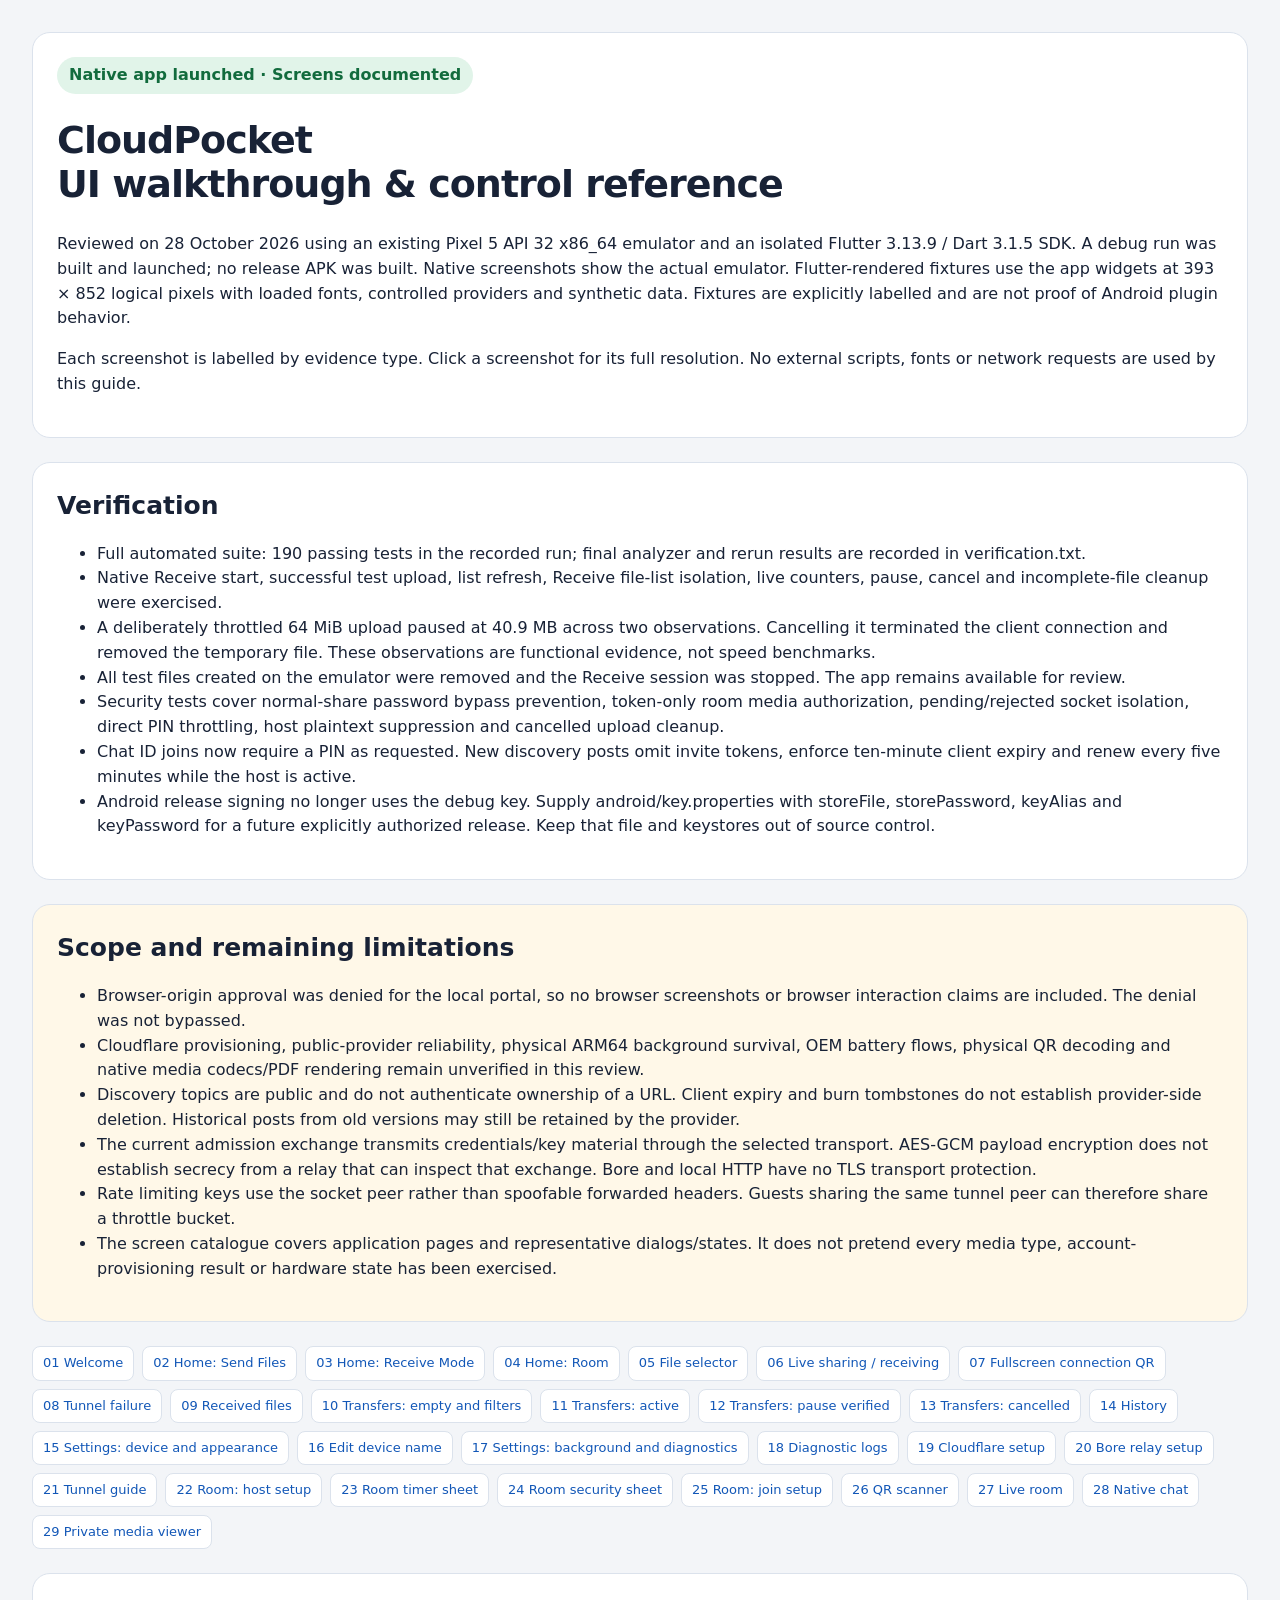
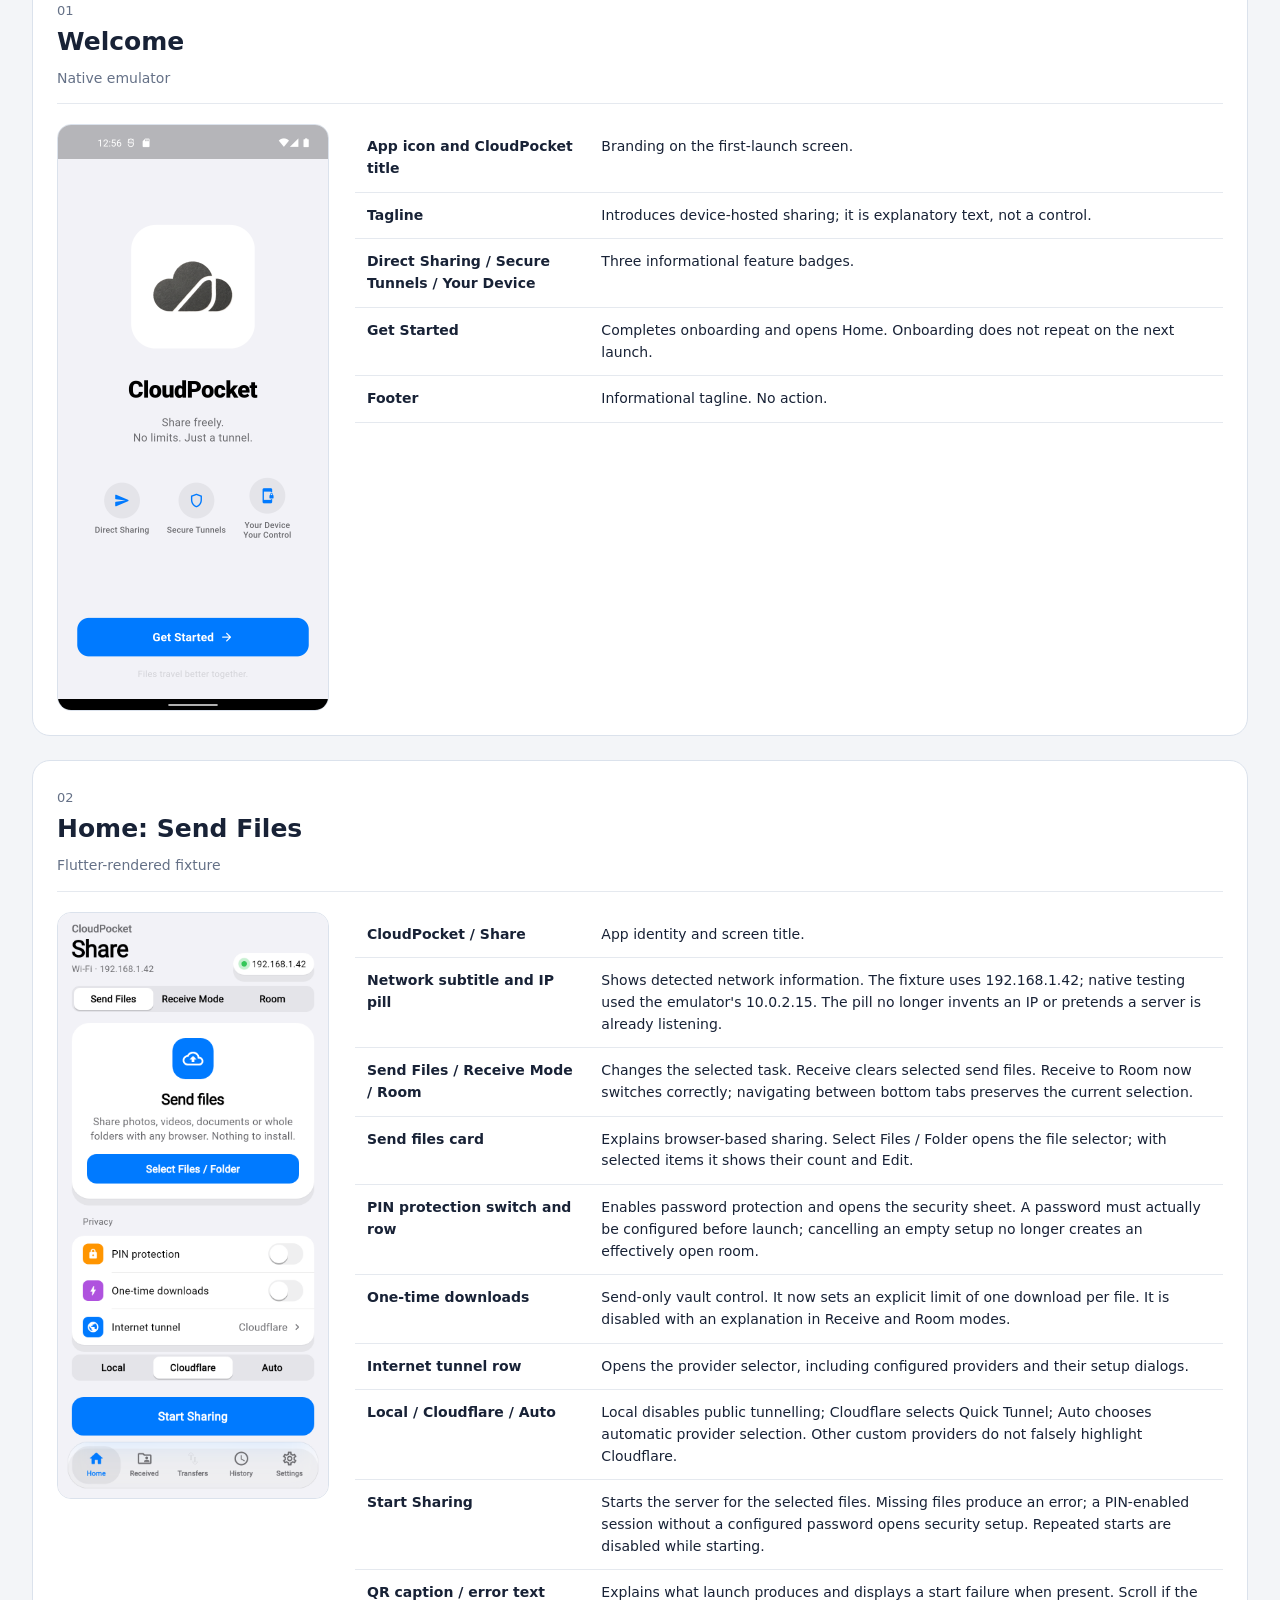
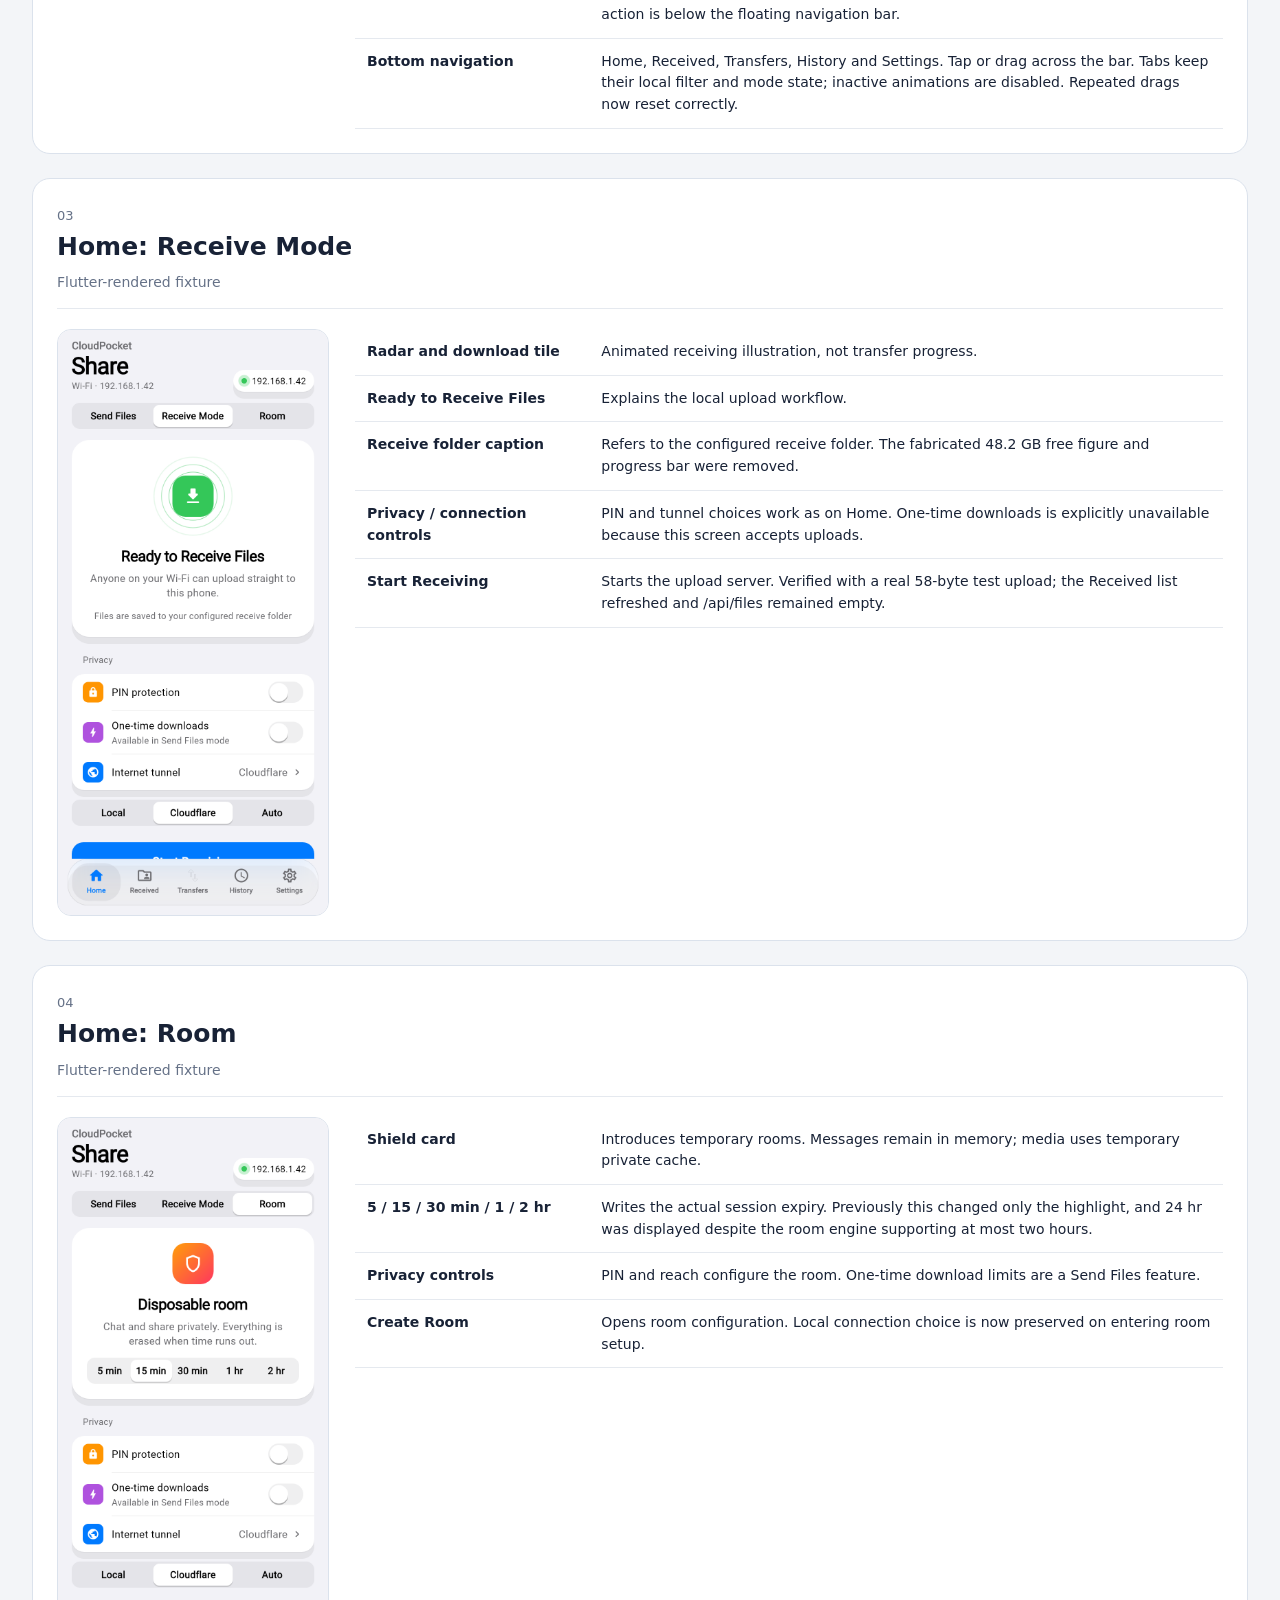
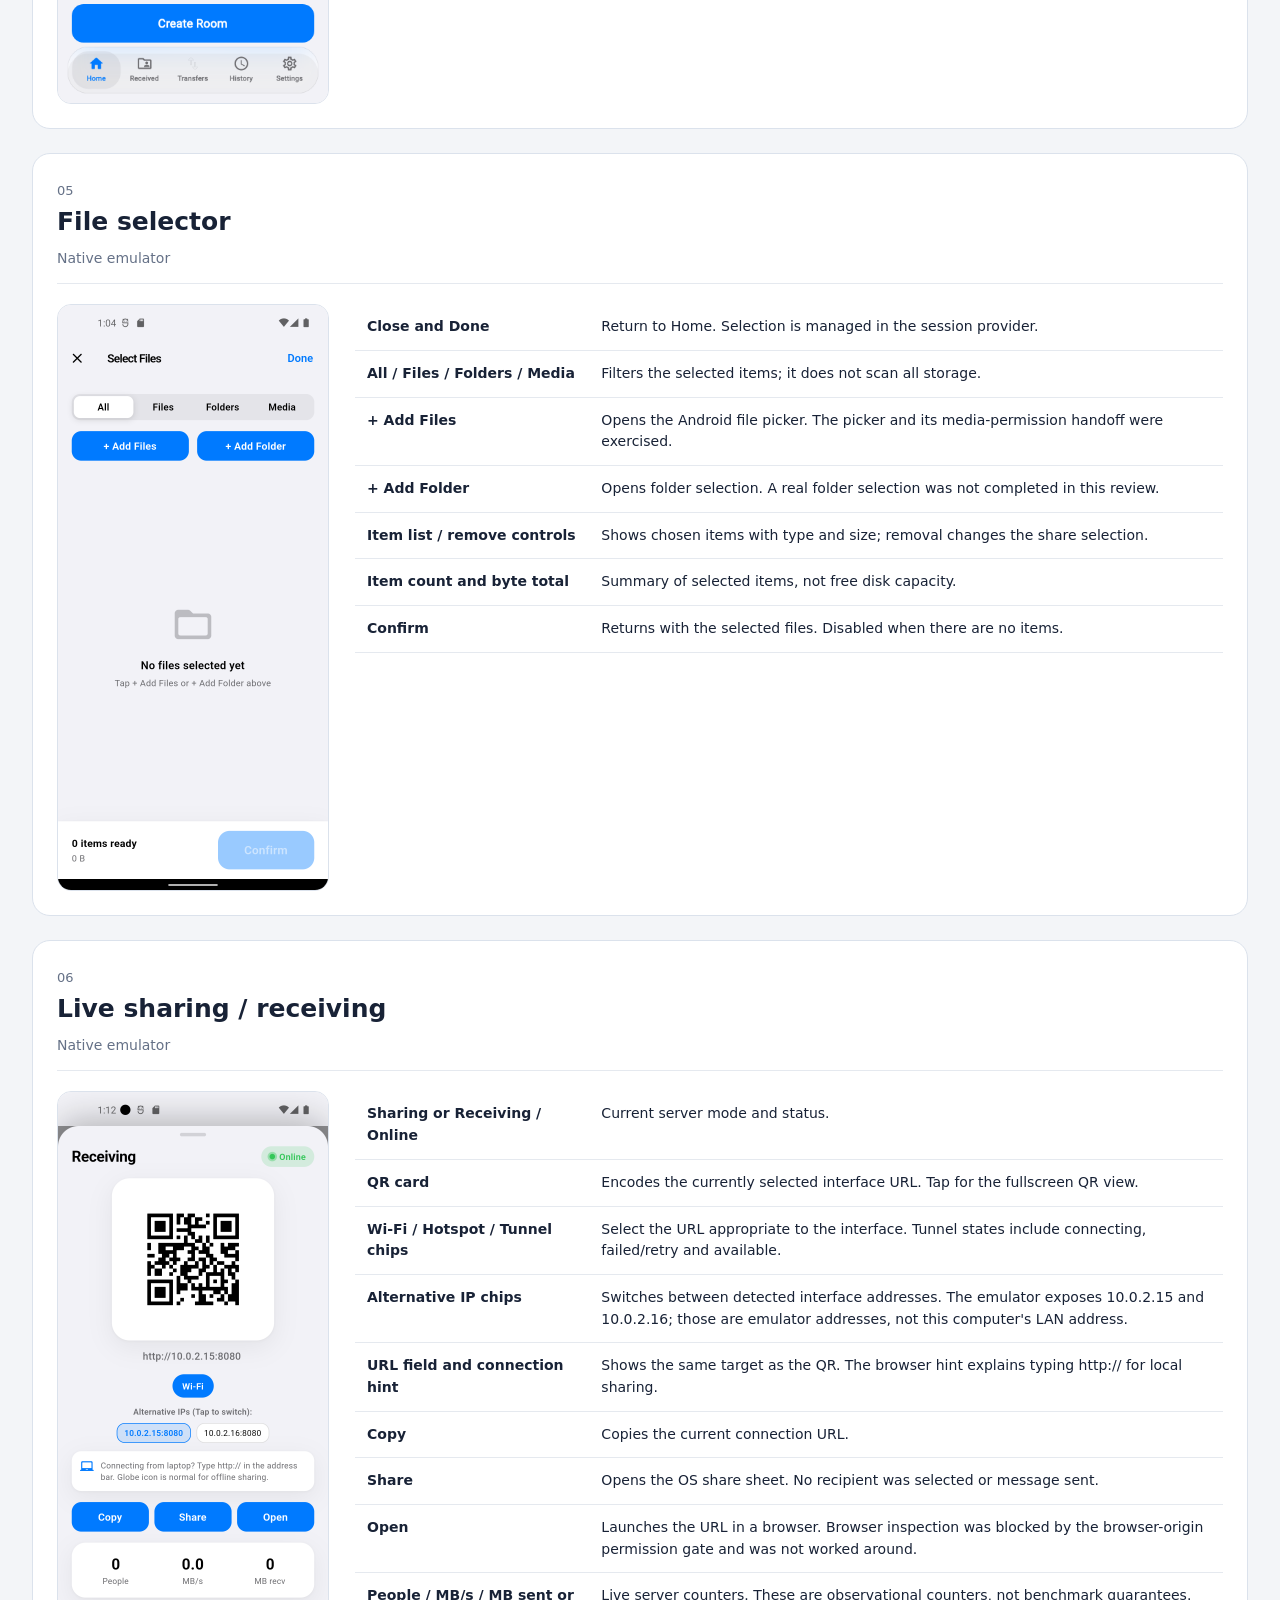
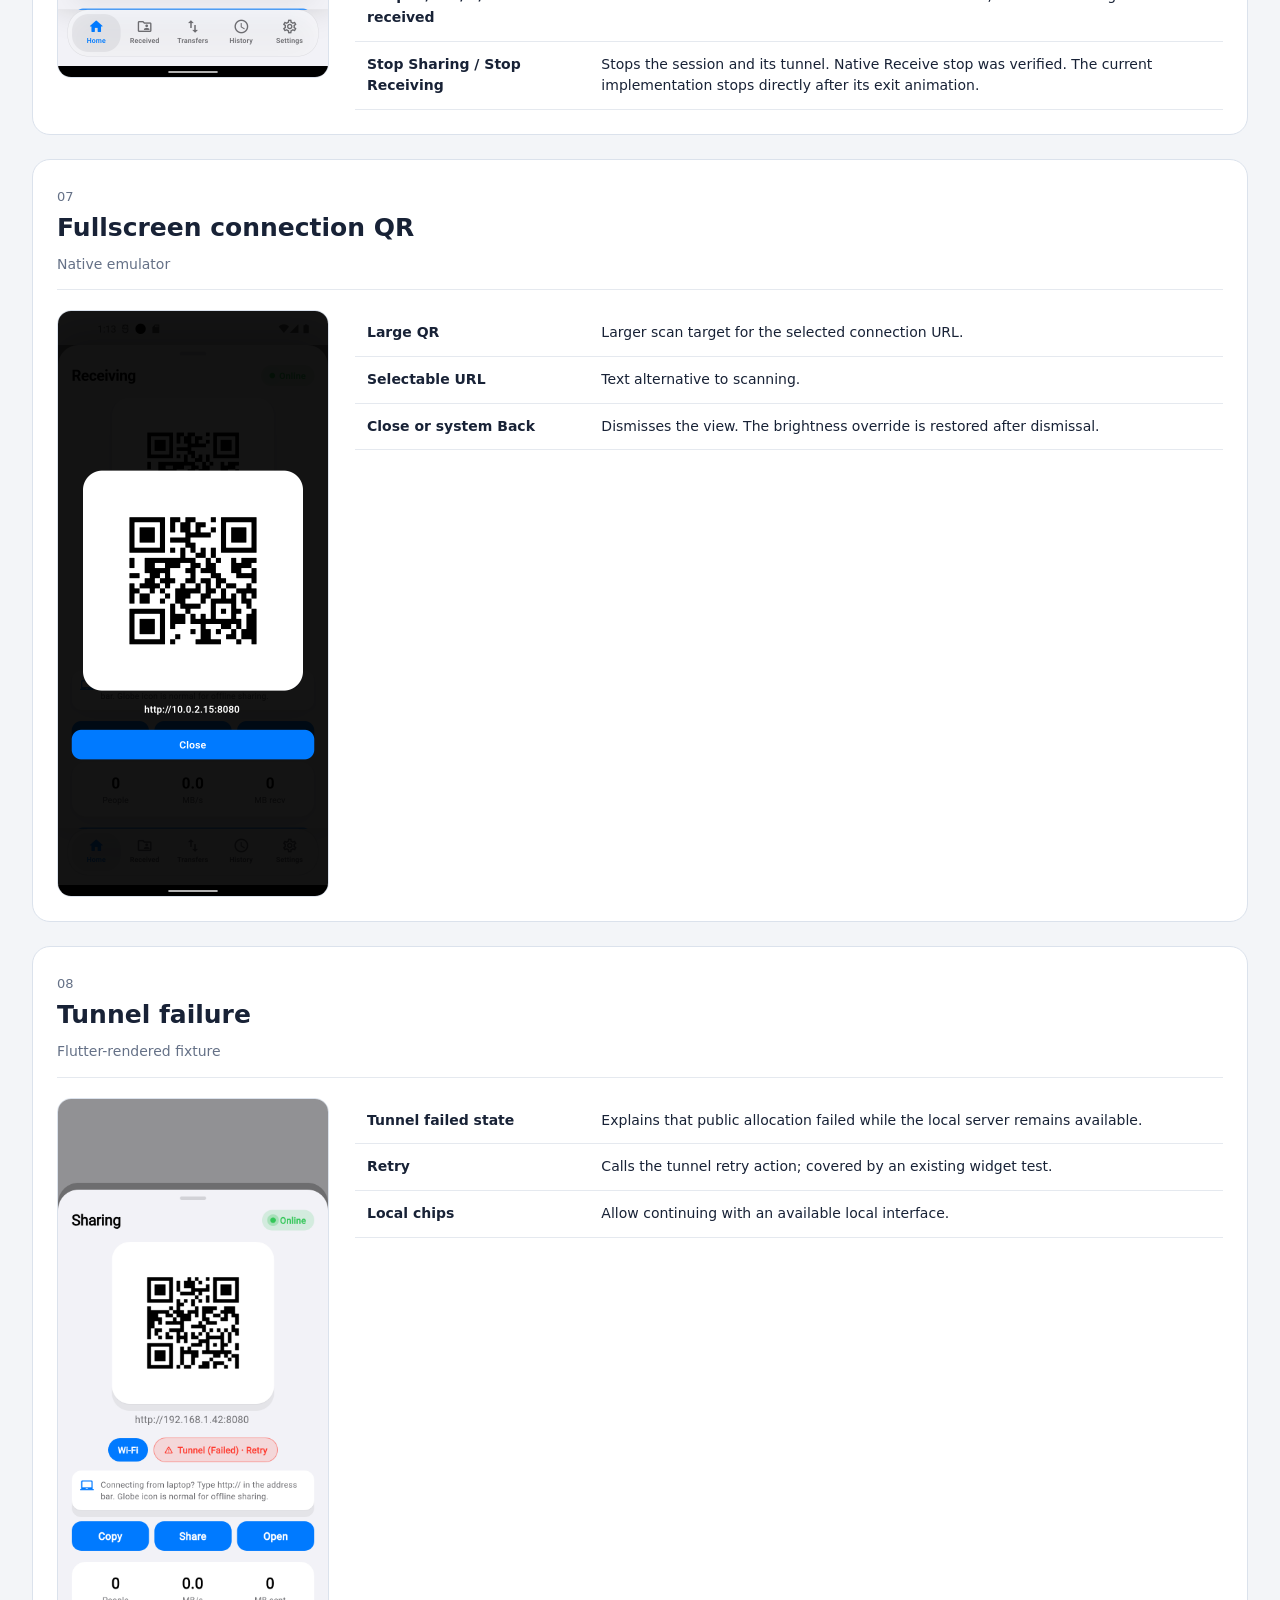
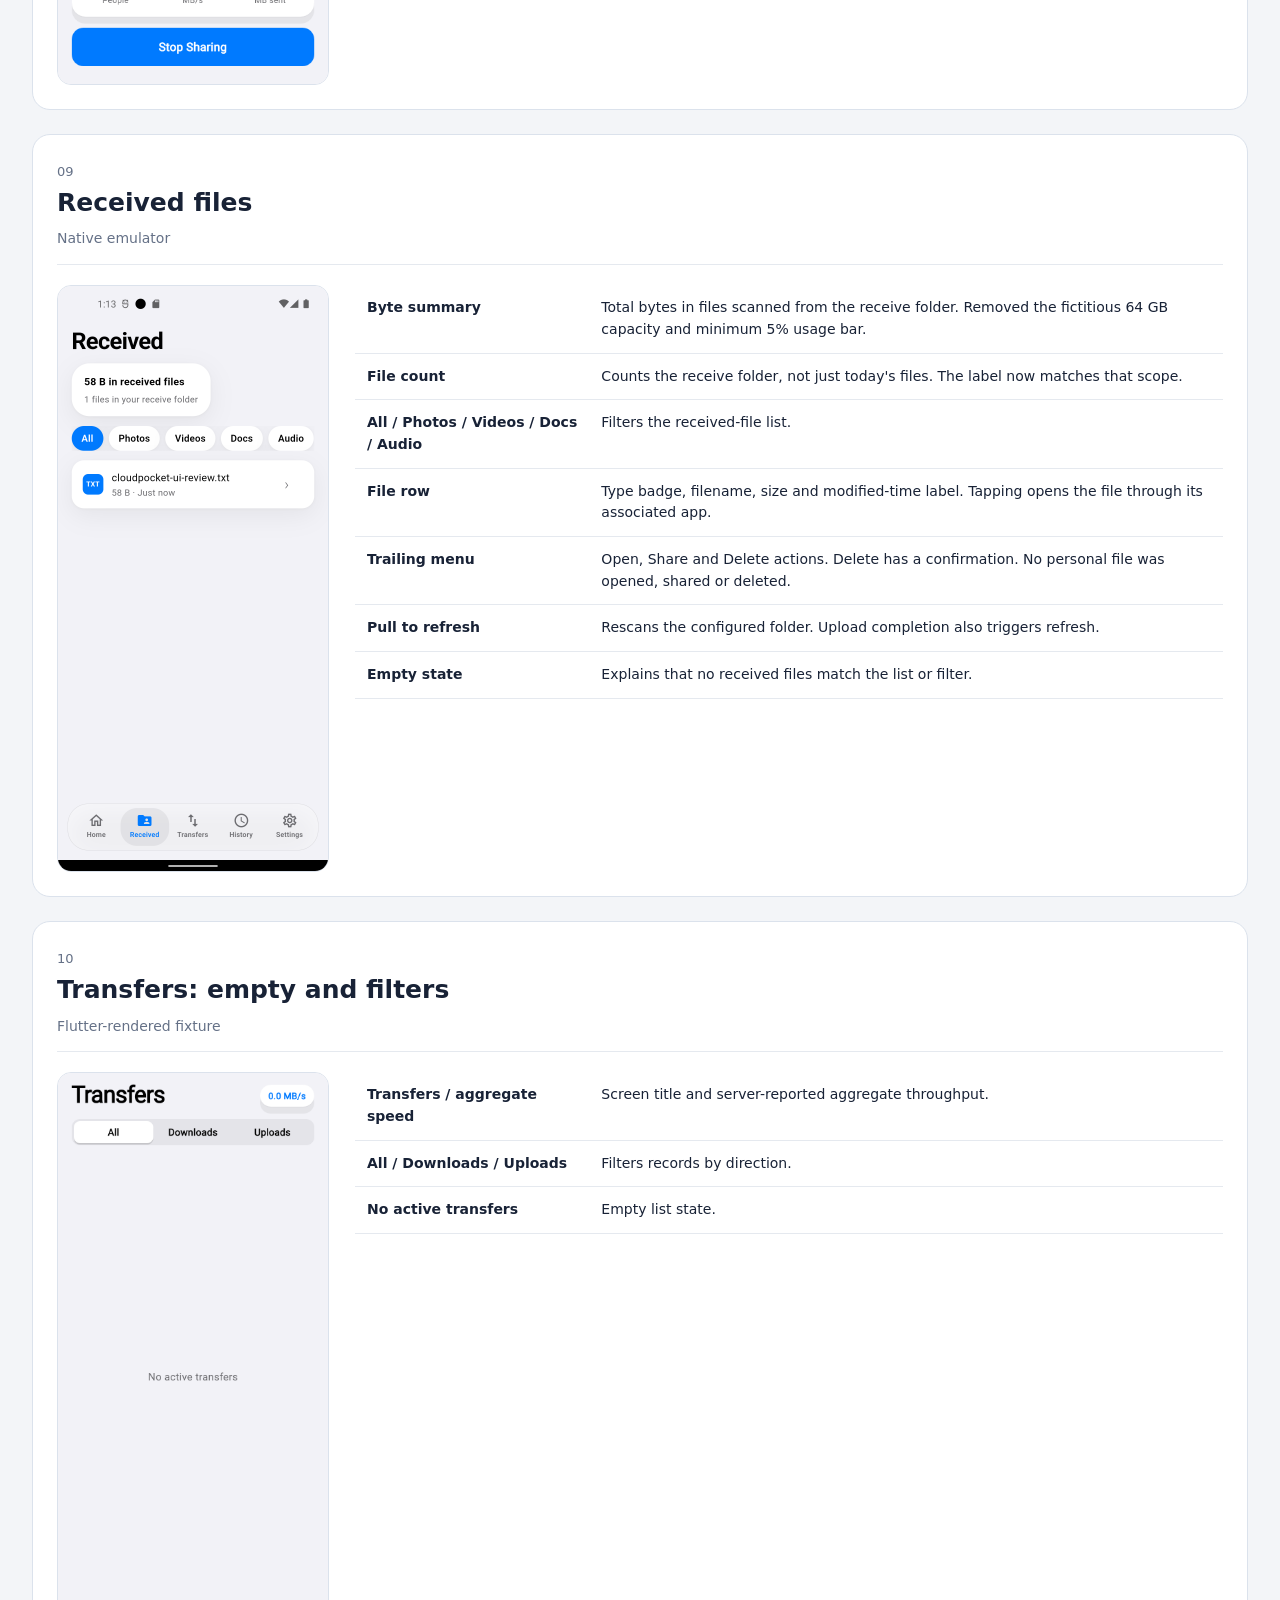
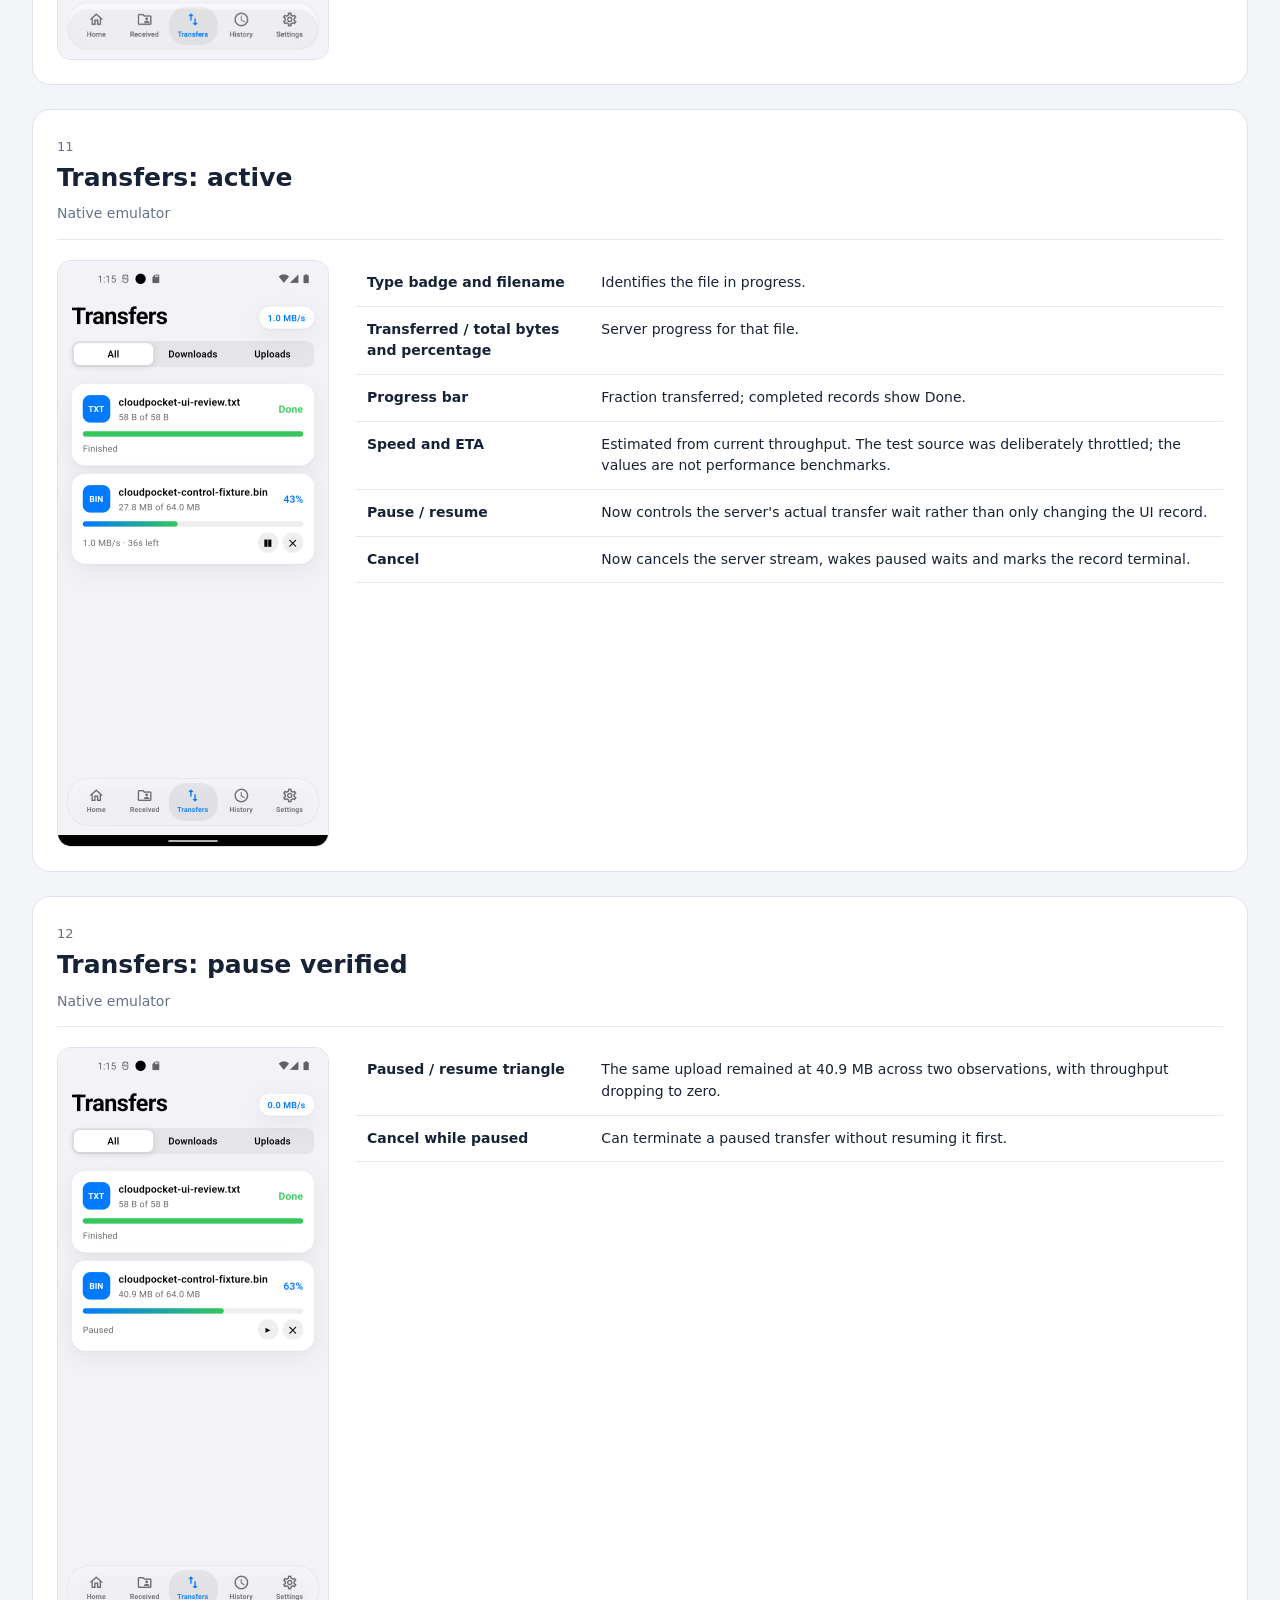
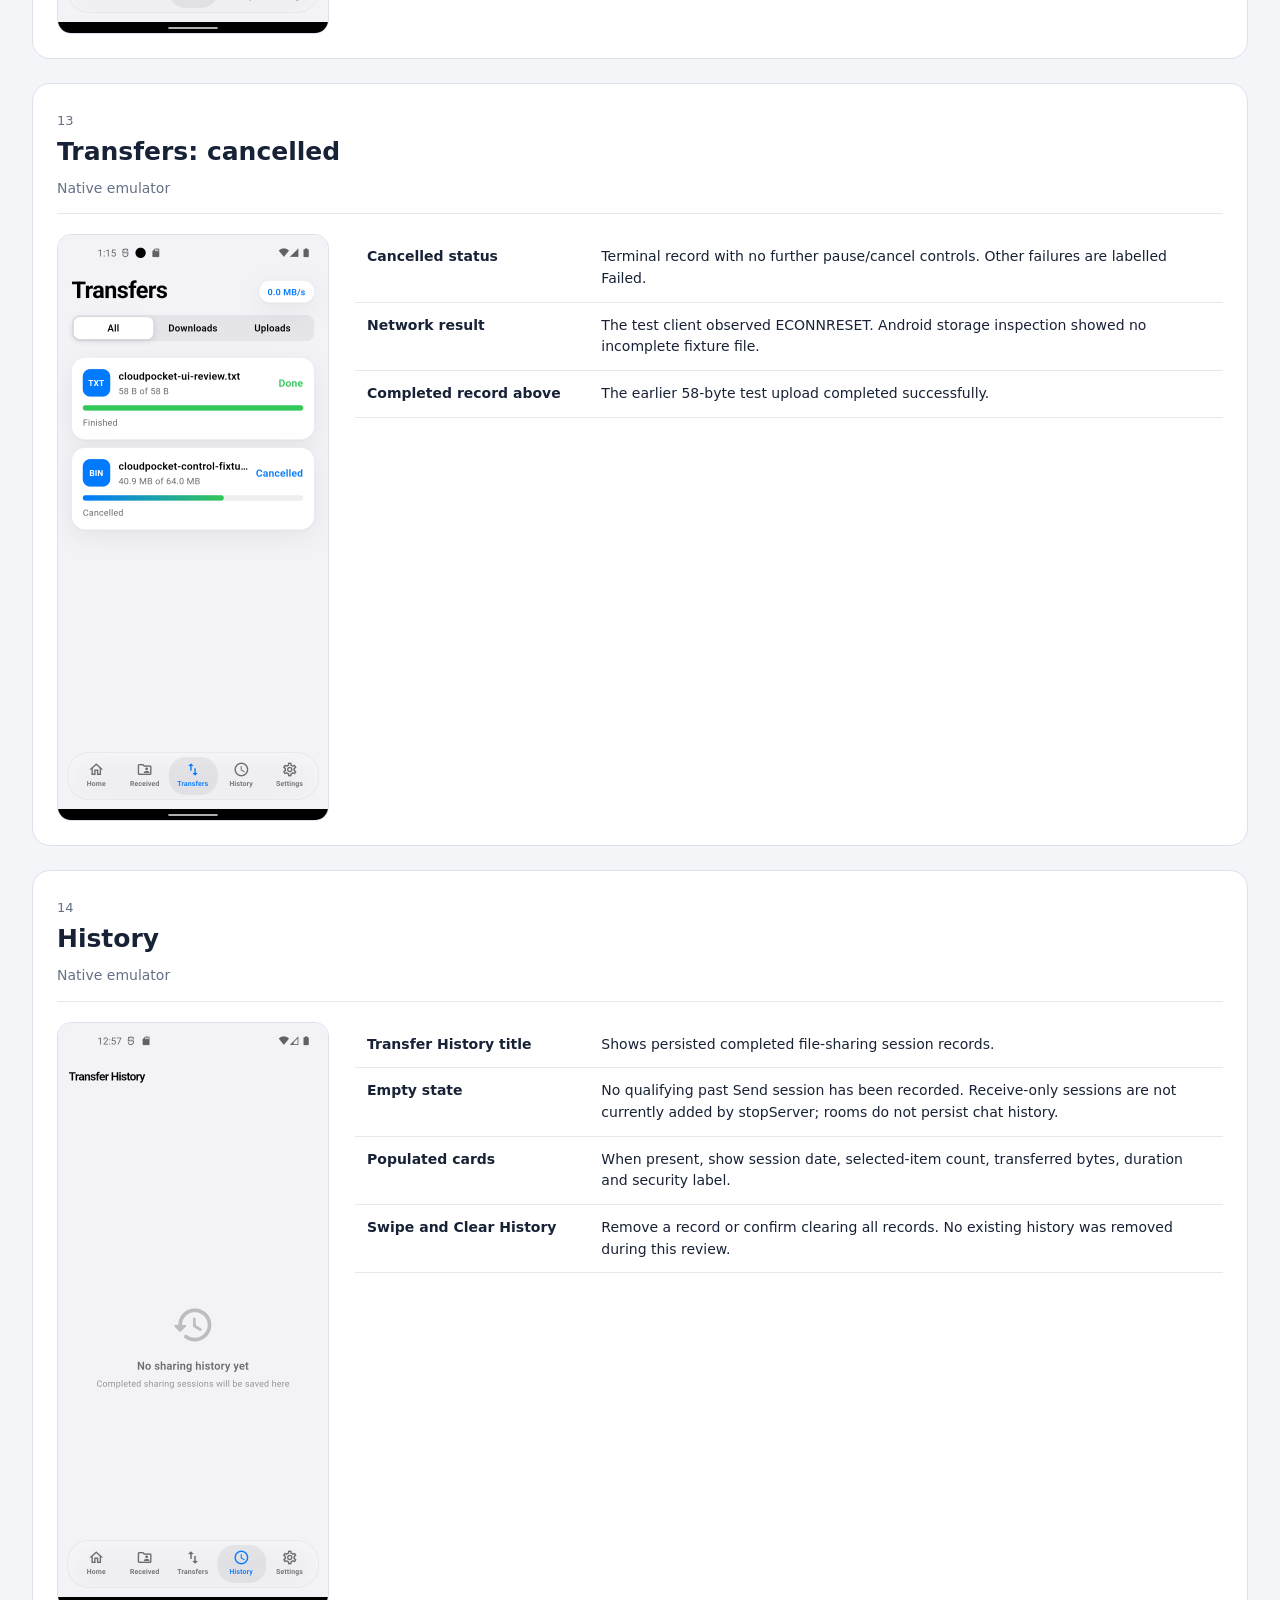
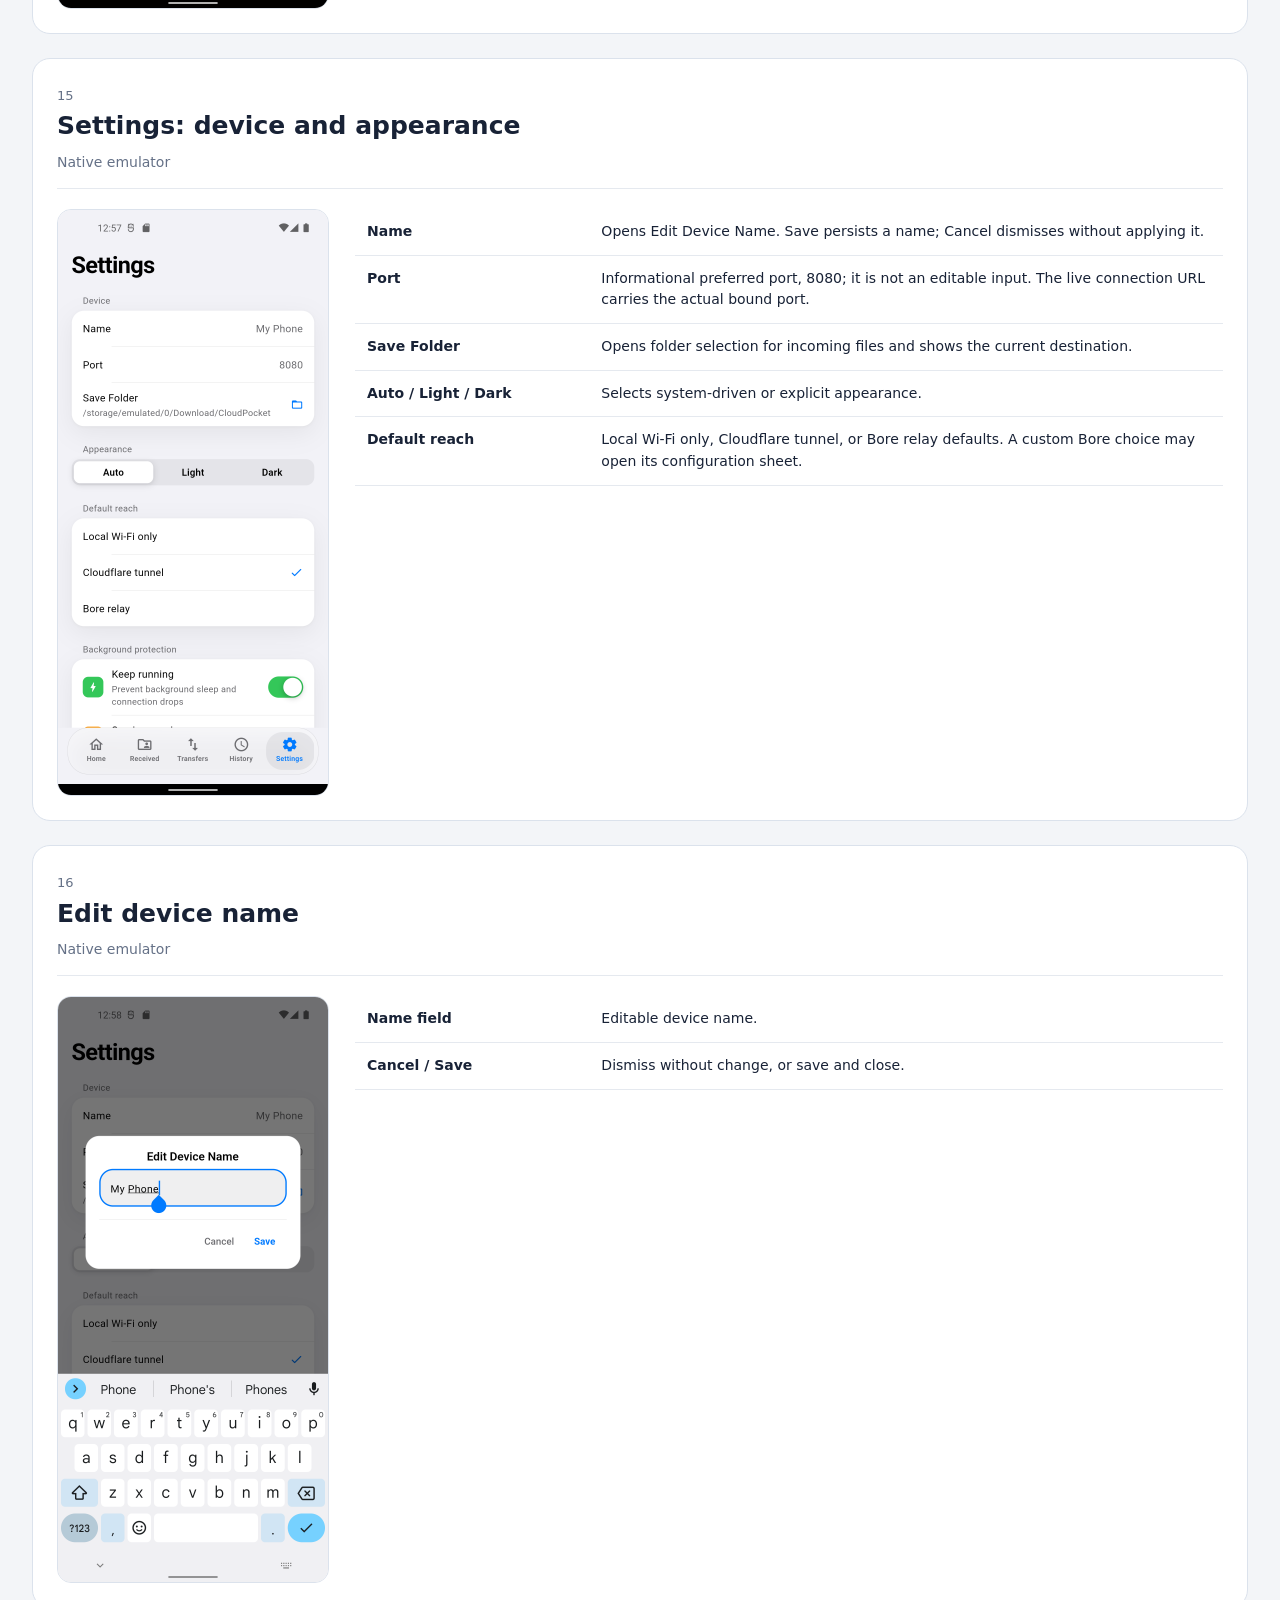
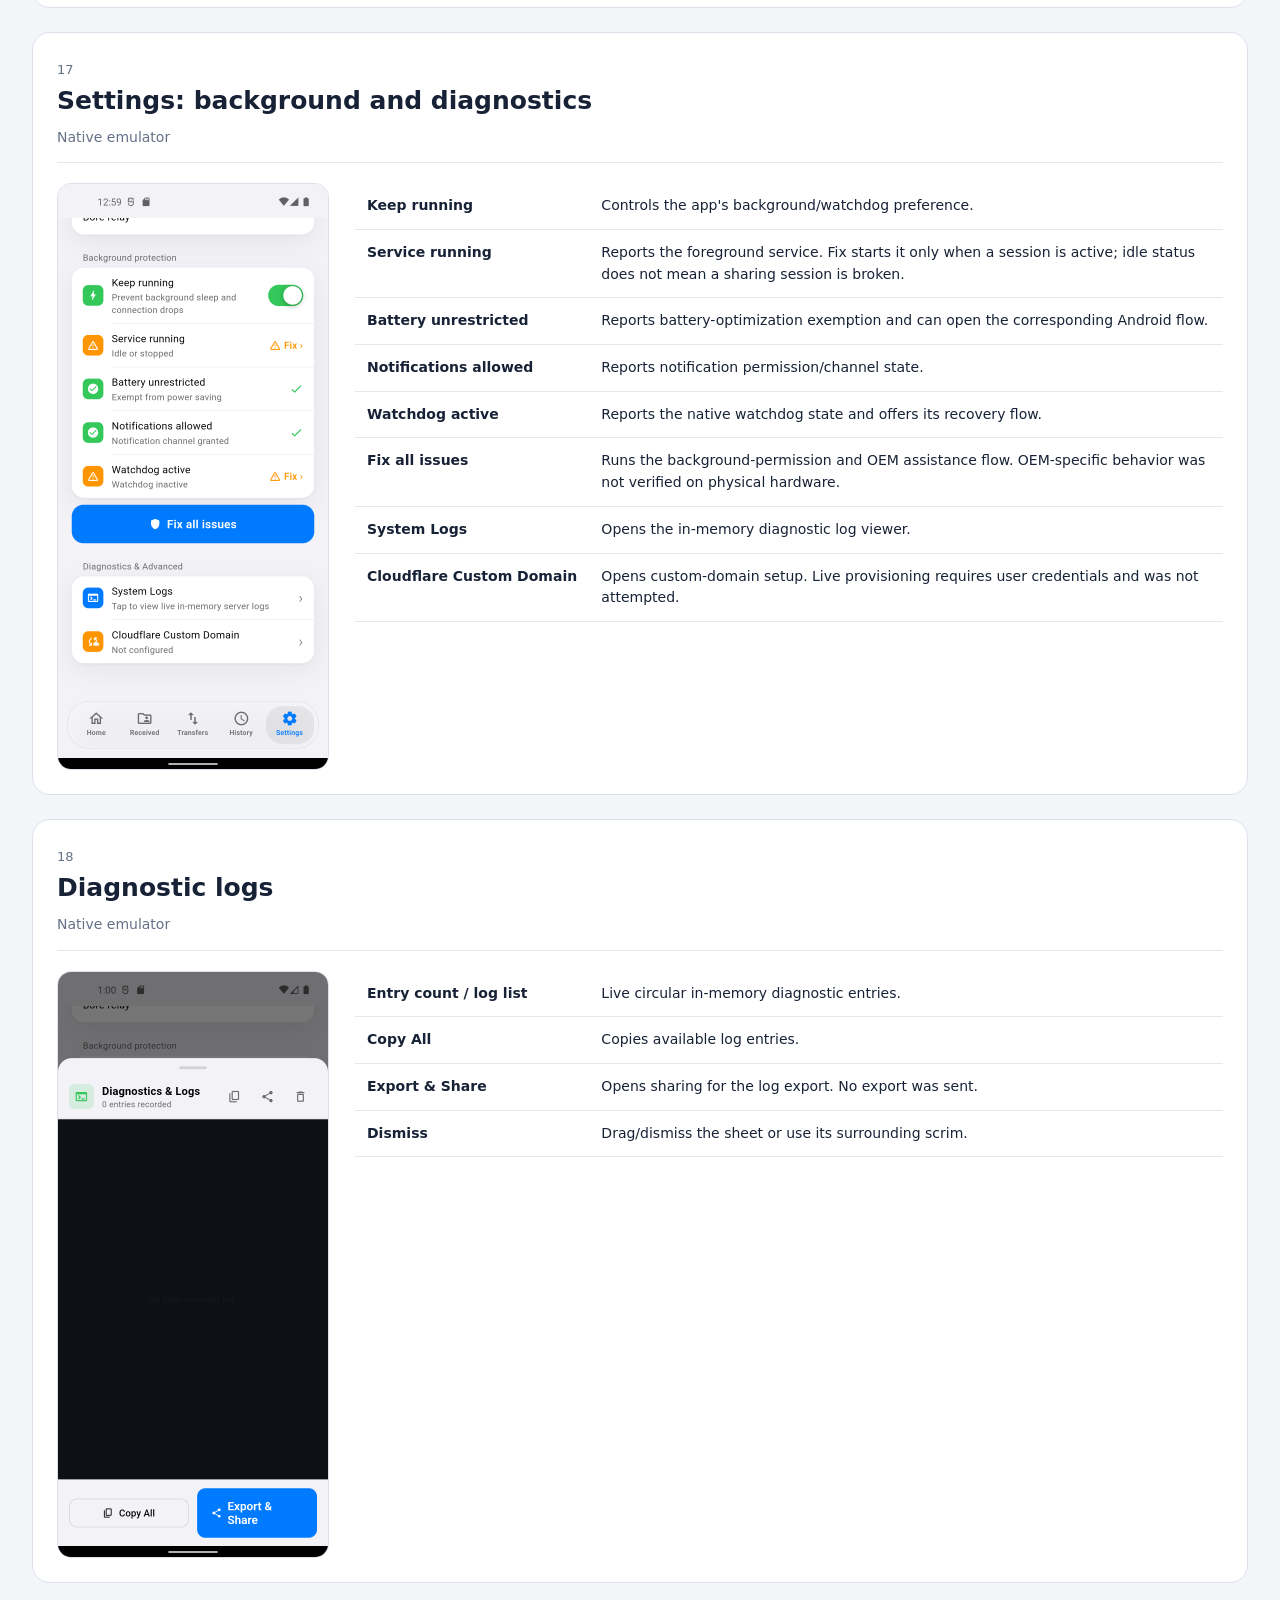
<file: docs/ui-review/index.html>
<!doctype html><html lang="en"><meta charset="utf-8"><meta name="viewport" content="width=device-width,initial-scale=1"><title>CloudPocket UI review</title>
<style>body{margin:0;background:#f3f5f8;color:#182236;font:16px/1.55 system-ui,sans-serif}main{max-width:1220px;margin:auto;padding:32px}h1{font-size:38px;line-height:1.15;letter-spacing:-1px}h2{margin:0;font-size:25px}.intro,section,.summary{background:white;border:1px solid #dbe2ec;border-radius:18px;padding:24px;margin-bottom:24px}.badge{display:inline-block;border-radius:99px;background:#e1f4e9;color:#126b3d;padding:6px 12px;font-weight:650}nav,.raw{display:flex;gap:8px;flex-wrap:wrap;margin:24px 0}a{color:#1257b7}nav a{background:white;border:1px solid #dbe2ec;border-radius:8px;padding:6px 10px;text-decoration:none;font-size:13px}section{scroll-margin-top:20px}header{border-bottom:1px solid #e5e9ef;padding-bottom:14px;margin-bottom:20px}header span{font-size:13px;color:#657187}header p{margin:6px 0 0;color:#657187;font-size:14px}.content{display:grid;grid-template-columns:270px 1fr;gap:28px;align-items:start}img{display:block;width:100%;height:auto;border:1px solid #dbe2ec;border-radius:14px}table{border-collapse:collapse;width:100%;font-size:14px}th,td{padding:12px;border-bottom:1px solid #e5e9ef;vertical-align:top;text-align:left}th{width:27%;font-weight:650}.raw a{font-size:12px}.warning{background:#fff8e8}@media(max-width:740px){main{padding:16px}.content{grid-template-columns:1fr}.content>a{max-width:360px;margin:auto}h1{font-size:30px}th,td{padding:8px}}@media print{nav,.raw{display:none}section{break-inside:avoid}main{padding:0}}</style>
<main><div class="intro"><div class="badge">Native app launched · Screens documented</div><h1>CloudPocket<br>UI walkthrough & control reference</h1><p>Reviewed on 28 October 2026 using an existing Pixel 5 API 32 x86_64 emulator and an isolated Flutter 3.13.9 / Dart 3.1.5 SDK. A debug run was built and launched; no release APK was built. Native screenshots show the actual emulator. Flutter-rendered fixtures use the app widgets at 393 × 852 logical pixels with loaded fonts, controlled providers and synthetic data. Fixtures are explicitly labelled and are not proof of Android plugin behavior.</p><p>Each screenshot is labelled by evidence type. Click a screenshot for its full resolution. No external scripts, fonts or network requests are used by this guide.</p></div>
<div class="summary"><h2>Verification</h2><ul><li>Full automated suite: 190 passing tests in the recorded run; final analyzer and rerun results are recorded in verification.txt.</li><li>Native Receive start, successful test upload, list refresh, Receive file-list isolation, live counters, pause, cancel and incomplete-file cleanup were exercised.</li><li>A deliberately throttled 64 MiB upload paused at 40.9 MB across two observations. Cancelling it terminated the client connection and removed the temporary file. These observations are functional evidence, not speed benchmarks.</li><li>All test files created on the emulator were removed and the Receive session was stopped. The app remains available for review.</li><li>Security tests cover normal-share password bypass prevention, token-only room media authorization, pending/rejected socket isolation, direct PIN throttling, host plaintext suppression and cancelled upload cleanup.</li><li>Chat ID joins now require a PIN as requested. New discovery posts omit invite tokens, enforce ten-minute client expiry and renew every five minutes while the host is active.</li><li>Android release signing no longer uses the debug key. Supply android/key.properties with storeFile, storePassword, keyAlias and keyPassword for a future explicitly authorized release. Keep that file and keystores out of source control.</li></ul></div>
<div class="summary warning"><h2>Scope and remaining limitations</h2><ul><li>Browser-origin approval was denied for the local portal, so no browser screenshots or browser interaction claims are included. The denial was not bypassed.</li><li>Cloudflare provisioning, public-provider reliability, physical ARM64 background survival, OEM battery flows, physical QR decoding and native media codecs/PDF rendering remain unverified in this review.</li><li>Discovery topics are public and do not authenticate ownership of a URL. Client expiry and burn tombstones do not establish provider-side deletion. Historical posts from old versions may still be retained by the provider.</li><li>The current admission exchange transmits credentials/key material through the selected transport. AES-GCM payload encryption does not establish secrecy from a relay that can inspect that exchange. Bore and local HTTP have no TLS transport protection.</li><li>Rate limiting keys use the socket peer rather than spoofable forwarded headers. Guests sharing the same tunnel peer can therefore share a throttle bucket.</li><li>The screen catalogue covers application pages and representative dialogs/states. It does not pretend every media type, account-provisioning result or hardware state has been exercised.</li></ul></div>
<nav><a href="#page-1">01 Welcome</a><a href="#page-2">02 Home: Send Files</a><a href="#page-3">03 Home: Receive Mode</a><a href="#page-4">04 Home: Room</a><a href="#page-5">05 File selector</a><a href="#page-6">06 Live sharing / receiving</a><a href="#page-7">07 Fullscreen connection QR</a><a href="#page-8">08 Tunnel failure</a><a href="#page-9">09 Received files</a><a href="#page-10">10 Transfers: empty and filters</a><a href="#page-11">11 Transfers: active</a><a href="#page-12">12 Transfers: pause verified</a><a href="#page-13">13 Transfers: cancelled</a><a href="#page-14">14 History</a><a href="#page-15">15 Settings: device and appearance</a><a href="#page-16">16 Edit device name</a><a href="#page-17">17 Settings: background and diagnostics</a><a href="#page-18">18 Diagnostic logs</a><a href="#page-19">19 Cloudflare setup</a><a href="#page-20">20 Bore relay setup</a><a href="#page-21">21 Tunnel guide</a><a href="#page-22">22 Room: host setup</a><a href="#page-23">23 Room timer sheet</a><a href="#page-24">24 Room security sheet</a><a href="#page-25">25 Room: join setup</a><a href="#page-26">26 QR scanner</a><a href="#page-27">27 Live room</a><a href="#page-28">28 Native chat</a><a href="#page-29">29 Private media viewer</a></nav><section id="page-1"><header><span>01</span><h2>Welcome</h2><p>Native emulator</p></header><div class="content"><a href="screenshots/native-01-launch.png"><img loading="lazy" src="screenshots/native-01-launch.png" alt="Welcome"></a><table><tr><th>App icon and CloudPocket title</th><td>Branding on the first-launch screen.</td></tr><tr><th>Tagline</th><td>Introduces device-hosted sharing; it is explanatory text, not a control.</td></tr><tr><th>Direct Sharing / Secure Tunnels / Your Device</th><td>Three informational feature badges.</td></tr><tr><th>Get Started</th><td>Completes onboarding and opens Home. Onboarding does not repeat on the next launch.</td></tr><tr><th>Footer</th><td>Informational tagline. No action.</td></tr></table></div></section><section id="page-2"><header><span>02</span><h2>Home: Send Files</h2><p>Flutter-rendered fixture</p></header><div class="content"><a href="screenshots/02-home-send.png"><img loading="lazy" src="screenshots/02-home-send.png" alt="Home: Send Files"></a><table><tr><th>CloudPocket / Share</th><td>App identity and screen title.</td></tr><tr><th>Network subtitle and IP pill</th><td>Shows detected network information. The fixture uses 192.168.1.42; native testing used the emulator&#x27;s 10.0.2.15. The pill no longer invents an IP or pretends a server is already listening.</td></tr><tr><th>Send Files / Receive Mode / Room</th><td>Changes the selected task. Receive clears selected send files. Receive to Room now switches correctly; navigating between bottom tabs preserves the current selection.</td></tr><tr><th>Send files card</th><td>Explains browser-based sharing. Select Files / Folder opens the file selector; with selected items it shows their count and Edit.</td></tr><tr><th>PIN protection switch and row</th><td>Enables password protection and opens the security sheet. A password must actually be configured before launch; cancelling an empty setup no longer creates an effectively open room.</td></tr><tr><th>One-time downloads</th><td>Send-only vault control. It now sets an explicit limit of one download per file. It is disabled with an explanation in Receive and Room modes.</td></tr><tr><th>Internet tunnel row</th><td>Opens the provider selector, including configured providers and their setup dialogs.</td></tr><tr><th>Local / Cloudflare / Auto</th><td>Local disables public tunnelling; Cloudflare selects Quick Tunnel; Auto chooses automatic provider selection. Other custom providers do not falsely highlight Cloudflare.</td></tr><tr><th>Start Sharing</th><td>Starts the server for the selected files. Missing files produce an error; a PIN-enabled session without a configured password opens security setup. Repeated starts are disabled while starting.</td></tr><tr><th>QR caption / error text</th><td>Explains what launch produces and displays a start failure when present. Scroll if the action is below the floating navigation bar.</td></tr><tr><th>Bottom navigation</th><td>Home, Received, Transfers, History and Settings. Tap or drag across the bar. Tabs keep their local filter and mode state; inactive animations are disabled. Repeated drags now reset correctly.</td></tr></table></div></section><section id="page-3"><header><span>03</span><h2>Home: Receive Mode</h2><p>Flutter-rendered fixture</p></header><div class="content"><a href="screenshots/03-home-receive.png"><img loading="lazy" src="screenshots/03-home-receive.png" alt="Home: Receive Mode"></a><table><tr><th>Radar and download tile</th><td>Animated receiving illustration, not transfer progress.</td></tr><tr><th>Ready to Receive Files</th><td>Explains the local upload workflow.</td></tr><tr><th>Receive folder caption</th><td>Refers to the configured receive folder. The fabricated 48.2 GB free figure and progress bar were removed.</td></tr><tr><th>Privacy / connection controls</th><td>PIN and tunnel choices work as on Home. One-time downloads is explicitly unavailable because this screen accepts uploads.</td></tr><tr><th>Start Receiving</th><td>Starts the upload server. Verified with a real 58-byte test upload; the Received list refreshed and /api/files remained empty.</td></tr></table></div></section><section id="page-4"><header><span>04</span><h2>Home: Room</h2><p>Flutter-rendered fixture</p></header><div class="content"><a href="screenshots/04-home-room.png"><img loading="lazy" src="screenshots/04-home-room.png" alt="Home: Room"></a><table><tr><th>Shield card</th><td>Introduces temporary rooms. Messages remain in memory; media uses temporary private cache.</td></tr><tr><th>5 / 15 / 30 min / 1 / 2 hr</th><td>Writes the actual session expiry. Previously this changed only the highlight, and 24 hr was displayed despite the room engine supporting at most two hours.</td></tr><tr><th>Privacy controls</th><td>PIN and reach configure the room. One-time download limits are a Send Files feature.</td></tr><tr><th>Create Room</th><td>Opens room configuration. Local connection choice is now preserved on entering room setup.</td></tr></table></div></section><section id="page-5"><header><span>05</span><h2>File selector</h2><p>Native emulator</p></header><div class="content"><a href="screenshots/native-16-file-selector.png"><img loading="lazy" src="screenshots/native-16-file-selector.png" alt="File selector"></a><table><tr><th>Close and Done</th><td>Return to Home. Selection is managed in the session provider.</td></tr><tr><th>All / Files / Folders / Media</th><td>Filters the selected items; it does not scan all storage.</td></tr><tr><th>+ Add Files</th><td>Opens the Android file picker. The picker and its media-permission handoff were exercised.</td></tr><tr><th>+ Add Folder</th><td>Opens folder selection. A real folder selection was not completed in this review.</td></tr><tr><th>Item list / remove controls</th><td>Shows chosen items with type and size; removal changes the share selection.</td></tr><tr><th>Item count and byte total</th><td>Summary of selected items, not free disk capacity.</td></tr><tr><th>Confirm</th><td>Returns with the selected files. Disabled when there are no items.</td></tr></table></div></section><section id="page-6"><header><span>06</span><h2>Live sharing / receiving</h2><p>Native emulator</p></header><div class="content"><a href="screenshots/native-37-receive-live.png"><img loading="lazy" src="screenshots/native-37-receive-live.png" alt="Live sharing / receiving"></a><table><tr><th>Sharing or Receiving / Online</th><td>Current server mode and status.</td></tr><tr><th>QR card</th><td>Encodes the currently selected interface URL. Tap for the fullscreen QR view.</td></tr><tr><th>Wi-Fi / Hotspot / Tunnel chips</th><td>Select the URL appropriate to the interface. Tunnel states include connecting, failed/retry and available.</td></tr><tr><th>Alternative IP chips</th><td>Switches between detected interface addresses. The emulator exposes 10.0.2.15 and 10.0.2.16; those are emulator addresses, not this computer&#x27;s LAN address.</td></tr><tr><th>URL field and connection hint</th><td>Shows the same target as the QR. The browser hint explains typing http:// for local sharing.</td></tr><tr><th>Copy</th><td>Copies the current connection URL.</td></tr><tr><th>Share</th><td>Opens the OS share sheet. No recipient was selected or message sent.</td></tr><tr><th>Open</th><td>Launches the URL in a browser. Browser inspection was blocked by the browser-origin permission gate and was not worked around.</td></tr><tr><th>People / MB/s / MB sent or received</th><td>Live server counters. These are observational counters, not benchmark guarantees.</td></tr><tr><th>Stop Sharing / Stop Receiving</th><td>Stops the session and its tunnel. Native Receive stop was verified. The current implementation stops directly after its exit animation.</td></tr></table></div></section><section id="page-7"><header><span>07</span><h2>Fullscreen connection QR</h2><p>Native emulator</p></header><div class="content"><a href="screenshots/native-41-fullscreen-qr.png"><img loading="lazy" src="screenshots/native-41-fullscreen-qr.png" alt="Fullscreen connection QR"></a><table><tr><th>Large QR</th><td>Larger scan target for the selected connection URL.</td></tr><tr><th>Selectable URL</th><td>Text alternative to scanning.</td></tr><tr><th>Close or system Back</th><td>Dismisses the view. The brightness override is restored after dismissal.</td></tr></table></div></section><section id="page-8"><header><span>08</span><h2>Tunnel failure</h2><p>Flutter-rendered fixture</p></header><div class="content"><a href="screenshots/16-tunnel-error.png"><img loading="lazy" src="screenshots/16-tunnel-error.png" alt="Tunnel failure"></a><table><tr><th>Tunnel failed state</th><td>Explains that public allocation failed while the local server remains available.</td></tr><tr><th>Retry</th><td>Calls the tunnel retry action; covered by an existing widget test.</td></tr><tr><th>Local chips</th><td>Allow continuing with an available local interface.</td></tr></table></div></section><section id="page-9"><header><span>09</span><h2>Received files</h2><p>Native emulator</p></header><div class="content"><a href="screenshots/native-38-received-file.png"><img loading="lazy" src="screenshots/native-38-received-file.png" alt="Received files"></a><table><tr><th>Byte summary</th><td>Total bytes in files scanned from the receive folder. Removed the fictitious 64 GB capacity and minimum 5% usage bar.</td></tr><tr><th>File count</th><td>Counts the receive folder, not just today&#x27;s files. The label now matches that scope.</td></tr><tr><th>All / Photos / Videos / Docs / Audio</th><td>Filters the received-file list.</td></tr><tr><th>File row</th><td>Type badge, filename, size and modified-time label. Tapping opens the file through its associated app.</td></tr><tr><th>Trailing menu</th><td>Open, Share and Delete actions. Delete has a confirmation. No personal file was opened, shared or deleted.</td></tr><tr><th>Pull to refresh</th><td>Rescans the configured folder. Upload completion also triggers refresh.</td></tr><tr><th>Empty state</th><td>Explains that no received files match the list or filter.</td></tr></table></div></section><section id="page-10"><header><span>10</span><h2>Transfers: empty and filters</h2><p>Flutter-rendered fixture</p></header><div class="content"><a href="screenshots/06-transfers.png"><img loading="lazy" src="screenshots/06-transfers.png" alt="Transfers: empty and filters"></a><table><tr><th>Transfers / aggregate speed</th><td>Screen title and server-reported aggregate throughput.</td></tr><tr><th>All / Downloads / Uploads</th><td>Filters records by direction.</td></tr><tr><th>No active transfers</th><td>Empty list state.</td></tr></table></div></section><section id="page-11"><header><span>11</span><h2>Transfers: active</h2><p>Native emulator</p></header><div class="content"><a href="screenshots/native-44-transfer-active.png"><img loading="lazy" src="screenshots/native-44-transfer-active.png" alt="Transfers: active"></a><table><tr><th>Type badge and filename</th><td>Identifies the file in progress.</td></tr><tr><th>Transferred / total bytes and percentage</th><td>Server progress for that file.</td></tr><tr><th>Progress bar</th><td>Fraction transferred; completed records show Done.</td></tr><tr><th>Speed and ETA</th><td>Estimated from current throughput. The test source was deliberately throttled; the values are not performance benchmarks.</td></tr><tr><th>Pause / resume</th><td>Now controls the server&#x27;s actual transfer wait rather than only changing the UI record.</td></tr><tr><th>Cancel</th><td>Now cancels the server stream, wakes paused waits and marks the record terminal.</td></tr></table></div></section><section id="page-12"><header><span>12</span><h2>Transfers: pause verified</h2><p>Native emulator</p></header><div class="content"><a href="screenshots/native-46-pause-verified.png"><img loading="lazy" src="screenshots/native-46-pause-verified.png" alt="Transfers: pause verified"></a><table><tr><th>Paused / resume triangle</th><td>The same upload remained at 40.9 MB across two observations, with throughput dropping to zero.</td></tr><tr><th>Cancel while paused</th><td>Can terminate a paused transfer without resuming it first.</td></tr></table></div></section><section id="page-13"><header><span>13</span><h2>Transfers: cancelled</h2><p>Native emulator</p></header><div class="content"><a href="screenshots/native-47-transfer-cancelled.png"><img loading="lazy" src="screenshots/native-47-transfer-cancelled.png" alt="Transfers: cancelled"></a><table><tr><th>Cancelled status</th><td>Terminal record with no further pause/cancel controls. Other failures are labelled Failed.</td></tr><tr><th>Network result</th><td>The test client observed ECONNRESET. Android storage inspection showed no incomplete fixture file.</td></tr><tr><th>Completed record above</th><td>The earlier 58-byte test upload completed successfully.</td></tr></table></div></section><section id="page-14"><header><span>14</span><h2>History</h2><p>Native emulator</p></header><div class="content"><a href="screenshots/native-05-history.png"><img loading="lazy" src="screenshots/native-05-history.png" alt="History"></a><table><tr><th>Transfer History title</th><td>Shows persisted completed file-sharing session records.</td></tr><tr><th>Empty state</th><td>No qualifying past Send session has been recorded. Receive-only sessions are not currently added by stopServer; rooms do not persist chat history.</td></tr><tr><th>Populated cards</th><td>When present, show session date, selected-item count, transferred bytes, duration and security label.</td></tr><tr><th>Swipe and Clear History</th><td>Remove a record or confirm clearing all records. No existing history was removed during this review.</td></tr></table></div></section><section id="page-15"><header><span>15</span><h2>Settings: device and appearance</h2><p>Native emulator</p></header><div class="content"><a href="screenshots/native-06-settings-top.png"><img loading="lazy" src="screenshots/native-06-settings-top.png" alt="Settings: device and appearance"></a><table><tr><th>Name</th><td>Opens Edit Device Name. Save persists a name; Cancel dismisses without applying it.</td></tr><tr><th>Port</th><td>Informational preferred port, 8080; it is not an editable input. The live connection URL carries the actual bound port.</td></tr><tr><th>Save Folder</th><td>Opens folder selection for incoming files and shows the current destination.</td></tr><tr><th>Auto / Light / Dark</th><td>Selects system-driven or explicit appearance.</td></tr><tr><th>Default reach</th><td>Local Wi-Fi only, Cloudflare tunnel, or Bore relay defaults. A custom Bore choice may open its configuration sheet.</td></tr></table></div></section><section id="page-16"><header><span>16</span><h2>Edit device name</h2><p>Native emulator</p></header><div class="content"><a href="screenshots/native-07-device-name.png"><img loading="lazy" src="screenshots/native-07-device-name.png" alt="Edit device name"></a><table><tr><th>Name field</th><td>Editable device name.</td></tr><tr><th>Cancel / Save</th><td>Dismiss without change, or save and close.</td></tr></table></div></section><section id="page-17"><header><span>17</span><h2>Settings: background and diagnostics</h2><p>Native emulator</p></header><div class="content"><a href="screenshots/native-09-settings-bottom.png"><img loading="lazy" src="screenshots/native-09-settings-bottom.png" alt="Settings: background and diagnostics"></a><table><tr><th>Keep running</th><td>Controls the app&#x27;s background/watchdog preference.</td></tr><tr><th>Service running</th><td>Reports the foreground service. Fix starts it only when a session is active; idle status does not mean a sharing session is broken.</td></tr><tr><th>Battery unrestricted</th><td>Reports battery-optimization exemption and can open the corresponding Android flow.</td></tr><tr><th>Notifications allowed</th><td>Reports notification permission/channel state.</td></tr><tr><th>Watchdog active</th><td>Reports the native watchdog state and offers its recovery flow.</td></tr><tr><th>Fix all issues</th><td>Runs the background-permission and OEM assistance flow. OEM-specific behavior was not verified on physical hardware.</td></tr><tr><th>System Logs</th><td>Opens the in-memory diagnostic log viewer.</td></tr><tr><th>Cloudflare Custom Domain</th><td>Opens custom-domain setup. Live provisioning requires user credentials and was not attempted.</td></tr></table></div></section><section id="page-18"><header><span>18</span><h2>Diagnostic logs</h2><p>Native emulator</p></header><div class="content"><a href="screenshots/native-10-system-logs.png"><img loading="lazy" src="screenshots/native-10-system-logs.png" alt="Diagnostic logs"></a><table><tr><th>Entry count / log list</th><td>Live circular in-memory diagnostic entries.</td></tr><tr><th>Copy All</th><td>Copies available log entries.</td></tr><tr><th>Export &amp; Share</th><td>Opens sharing for the log export. No export was sent.</td></tr><tr><th>Dismiss</th><td>Drag/dismiss the sheet or use its surrounding scrim.</td></tr></table></div></section><section id="page-19"><header><span>19</span><h2>Cloudflare setup</h2><p>Native emulator, after fix</p></header><div class="content"><a href="screenshots/native-53-cloudflare-fixed.png"><img loading="lazy" src="screenshots/native-53-cloudflare-fixed.png" alt="Cloudflare setup"></a><table><tr><th>Header / close</th><td>Names the setup task and dismisses the sheet.</td></tr><tr><th>API token guide</th><td>Opens the Cloudflare tab of Tunnel Setup Guide.</td></tr><tr><th>API token</th><td>Sensitive input with reveal/hide and paste buttons. Their containing width now fits both buttons; the native review reproduced a 52-pixel overflow before this fix.</td></tr><tr><th>Account ID (optional)</th><td>Optional account selection hint, with a paste button.</td></tr><tr><th>Fetch domains</th><td>Enabled when a token is present; fetches authorized accounts/zones.</td></tr><tr><th>Domain selection / subdomain / Save domain</th><td>Appear after fetching zones and automate tunnel/DNS setup. Not exercised against a real account.</td></tr></table></div></section><section id="page-20"><header><span>20</span><h2>Bore relay setup</h2><p>Flutter-rendered fixture</p></header><div class="content"><a href="screenshots/21-bore-setup.png"><img loading="lazy" src="screenshots/21-bore-setup.png" alt="Bore relay setup"></a><table><tr><th>VPS setup guide</th><td>Opens the Custom Bore VPS help tab.</td></tr><tr><th>Hostname or IP / Control port</th><td>Relay configuration. The default control port is 7835.</td></tr><tr><th>Save relay</th><td>Validates and saves the relay choice.</td></tr><tr><th>Reset to bore.pub</th><td>Restores the public relay configuration.</td></tr><tr><th>Transport limitation</th><td>Bore uses plaintext transport; no speed or confidentiality guarantee is established by this review.</td></tr></table></div></section><section id="page-21"><header><span>21</span><h2>Tunnel guide</h2><p>Native emulator</p></header><div class="content"><a href="screenshots/native-13-api-guide.png"><img loading="lazy" src="screenshots/native-13-api-guide.png" alt="Tunnel guide"></a><table><tr><th>Cloudflare Custom tab</th><td>Token-permission and domain-setup instructions.</td></tr><tr><th>Custom Bore VPS tab</th><td>Relay deployment and firewall instructions. Third-party cost/speed claims in this help text were not independently verified.</td></tr><tr><th>Zero-Setup Modes tab</th><td>Explains the built-in tunnel choices.</td></tr><tr><th>Scrollable instructions / close</th><td>Read the selected guide and dismiss it. No external account or VPS configuration was performed.</td></tr></table></div></section><section id="page-22"><header><span>22</span><h2>Room: host setup</h2><p>Flutter-rendered fixture</p></header><div class="content"><a href="screenshots/11-room-host.png"><img loading="lazy" src="screenshots/11-room-host.png" alt="Room: host setup"></a><table><tr><th>Close / system Back</th><td>Returns to Home and clears room configuration mode; Send cannot accidentally start as a room after exiting setup.</td></tr><tr><th>Host Room / Join Room</th><td>Switches host and participant setup.</td></tr><tr><th>Temporary Burner Room card</th><td>Description of the room&#x27;s intended temporary lifecycle. Attachments use private cache rather than RAM only.</td></tr><tr><th>Room Name</th><td>Sets the displayed room name.</td></tr><tr><th>Reach</th><td>Shows local-only or the selected public provider. A local choice from Home is now preserved.</td></tr><tr><th>Self-Destruct Timer</th><td>Opens supported durations. Defaults longer than the engine&#x27;s two-hour room limit are normalized before presentation.</td></tr><tr><th>PIN Protection</th><td>Opens the room security sheet.</td></tr><tr><th>Hotspot notice</th><td>Displayed for Cloudflare Quick when applicable. Its Settings action opens Android hotspot settings.</td></tr><tr><th>Launch Disposable Room</th><td>Starts the configured room. Empty required PIN configuration is rejected before launch.</td></tr></table></div></section><section id="page-23"><header><span>23</span><h2>Room timer sheet</h2><p>Native emulator</p></header><div class="content"><a href="screenshots/native-24-timer.png"><img loading="lazy" src="screenshots/native-24-timer.png" alt="Room timer sheet"></a><table><tr><th>5 / 15 / 30 Minutes / 1 / 2 Hours</th><td>Sets the actual expiry and closes the sheet. Unsupported six- and 24-hour room choices were removed.</td></tr><tr><th>Timer explanation</th><td>The authoritative countdown starts on the first successful join; it is not extended from this sheet once live.</td></tr><tr><th>Sheet scrolling</th><td>The sheet is scrollable and no longer overflows at a phone-sized viewport.</td></tr></table></div></section><section id="page-24"><header><span>24</span><h2>Room security sheet</h2><p>Native emulator</p></header><div class="content"><a href="screenshots/native-26-pin-sheet.png"><img loading="lazy" src="screenshots/native-26-pin-sheet.png" alt="Room security sheet"></a><table><tr><th>Require PIN / Password</th><td>Toggles admission protection.</td></tr><tr><th>Password field / eye</th><td>Appears when enabled; changes the configured password and can reveal or obscure its display.</td></tr><tr><th>Done</th><td>Closes the sheet. A required but missing password cannot silently authorize joins.</td></tr></table></div></section><section id="page-25"><header><span>25</span><h2>Room: join setup</h2><p>Flutter-rendered fixture</p></header><div class="content"><a href="screenshots/12-room-join.png"><img loading="lazy" src="screenshots/12-room-join.png" alt="Room: join setup"></a><table><tr><th>Scan Host QR Code</th><td>Opens the camera scanner.</td></tr><tr><th>Chat ID or Room Link</th><td>Accepts a full invite URL or dynamic Chat ID. Chat ID resolution now requires a PIN and never downloads an invite token from public discovery.</td></tr><tr><th>Paste icon</th><td>Parses a copied room link and fills its supplied details.</td></tr><tr><th>Room PIN / eye</th><td>PIN required for Chat ID joins and for PIN-protected full links; eye toggles obscuring.</td></tr><tr><th>Your Nickname</th><td>Name used in the room.</td></tr><tr><th>Join Room (Secure Mode)</th><td>Validates input, resolves a Chat ID if needed and opens the native room chat.</td></tr></table></div></section><section id="page-26"><header><span>26</span><h2>QR scanner</h2><p>Native emulator</p></header><div class="content"><a href="screenshots/native-30-camera.png"><img loading="lazy" src="screenshots/native-30-camera.png" alt="QR scanner"></a><table><tr><th>Camera preview and reticle</th><td>Aims the camera at a CloudPocket QR. The emulator&#x27;s synthetic camera preview opened successfully; decoding a physical QR was not verified.</td></tr><tr><th>Back</th><td>Returns to join setup.</td></tr><tr><th>Torch</th><td>Toggles the camera torch where supported.</td></tr><tr><th>Paste</th><td>Allows connecting from a copied link.</td></tr><tr><th>Inline error / permission fallback</th><td>Explains invalid or untrusted QR contents, or offers app settings and clipboard fallback if camera access fails.</td></tr></table></div></section><section id="page-27"><header><span>27</span><h2>Live room</h2><p>Flutter-rendered fixture; synthetic credentials</p></header><div class="content"><a href="screenshots/17-room-live.png"><img loading="lazy" src="screenshots/17-room-live.png" alt="Live room"></a><table><tr><th>Room / Encrypted badge</th><td>Room status presentation. The badge is not proof that relays cannot obtain admission key material; see the security limitations below.</td></tr><tr><th>Countdown ring</th><td>Remaining lifetime and progress; pending-first-join state is separate from the authoritative running countdown.</td></tr><tr><th>Room code</th><td>Copies the dynamic code when useful. The caption explains that Chat ID joins need a PIN; token-only rooms use invite links.</td></tr><tr><th>PIN</th><td>Displays/copies the host-configured PIN where present. These screenshots contain fixtures, not user credentials.</td></tr><tr><th>Invite link &amp; QR</th><td>Opens the invitation sheet, including QR/link sharing and browser-password options.</td></tr><tr><th>People / app/browser participant counts</th><td>Room participant statistics.</td></tr><tr><th>Open Chat</th><td>Joins the host chat with its room token and PIN. Previously token-only hosts omitted their own token.</td></tr><tr><th>End and Erase Room</th><td>Confirms ending the room, disconnecting participants, clearing chat RAM and unlinking cached media. It does not securely shred flash storage.</td></tr></table></div></section><section id="page-28"><header><span>28</span><h2>Native chat</h2><p>Flutter-rendered live local WebSocket test</p></header><div class="content"><a href="screenshots/24-room-chat.png"><img loading="lazy" src="screenshots/24-room-chat.png" alt="Native chat"></a><table><tr><th>Room back control</th><td>Returns to the room dashboard. Closing chat no longer leaves asynchronous callbacks calling setState on a disposed screen.</td></tr><tr><th>Room code / timer</th><td>Uses the server&#x27;s roomCode and remainingSeconds fields.</td></tr><tr><th>Message timeline</th><td>Loads the server&#x27;s messages history and distinguishes text, system and media envelopes. A real local connection verified the rendered history fixture.</td></tr><tr><th>+ attachment</th><td>Selects supported room media and streams an upload. Native requests now include room credentials for protected media endpoints.</td></tr><tr><th>Message field / send arrow</th><td>Sends typed text, using AES-GCM payload encryption when a room secret is available.</td></tr><tr><th>Media bubble</th><td>Opens the private viewer. Returning restores the chat&#x27;s screenshot guard.</td></tr></table></div></section><section id="page-29"><header><span>29</span><h2>Private media viewer</h2><p>Flutter-rendered fixture; Android capture guard retained</p></header><div class="content"><a href="screenshots/23-media-text.png"><img loading="lazy" src="screenshots/23-media-text.png" alt="Private media viewer"></a><table><tr><th>Filename / view-only caption</th><td>Identifies the media and explains the in-app viewing policy.</td></tr><tr><th>Text viewer</th><td>Displays a bounded text preview. The screenshot uses a small synthetic text fixture.</td></tr><tr><th>Image / PDF / audio / video variants</th><td>The same screen selects image preview, page navigation or native player controls by media type. Native codec/PDF playback was not exercised on a physical ARM64 device.</td></tr><tr><th>Dismiss &amp; Purge</th><td>Closes the view and removes temporary viewer copies where created. It does not promise secure flash erasure.</td></tr><tr><th>Screenshot protection</th><td>Native guarded screens were not captured or modified to bypass FLAG_SECURE. The image is from Flutter&#x27;s test renderer, not an Android screenshot of protected content.</td></tr></table></div></section><div class="summary"><h2>All capture files</h2><p>Includes intermediate native observations and earlier states. Use the labelled walkthrough above for current behavior.</p><div class="raw"><a href="screenshots/01-onboarding.png">01-onboarding.png</a><a href="screenshots/02-home-send.png">02-home-send.png</a><a href="screenshots/03-home-receive.png">03-home-receive.png</a><a href="screenshots/04-home-room.png">04-home-room.png</a><a href="screenshots/05-received.png">05-received.png</a><a href="screenshots/06-transfers.png">06-transfers.png</a><a href="screenshots/07-history.png">07-history.png</a><a href="screenshots/08-settings-top.png">08-settings-top.png</a><a href="screenshots/09-settings-bottom.png">09-settings-bottom.png</a><a href="screenshots/10-file-selector.png">10-file-selector.png</a><a href="screenshots/11-room-host.png">11-room-host.png</a><a href="screenshots/12-room-join.png">12-room-join.png</a><a href="screenshots/13-room-timer.png">13-room-timer.png</a><a href="screenshots/14-sharing-live.png">14-sharing-live.png</a><a href="screenshots/15-sharing-actions.png">15-sharing-actions.png</a><a href="screenshots/16-tunnel-error.png">16-tunnel-error.png</a><a href="screenshots/17-room-live.png">17-room-live.png</a><a href="screenshots/18-room-actions.png">18-room-actions.png</a><a href="screenshots/19-transfer-active.png">19-transfer-active.png</a><a href="screenshots/20-cloudflare-setup.png">20-cloudflare-setup.png</a><a href="screenshots/21-bore-setup.png">21-bore-setup.png</a><a href="screenshots/22-tunnel-guide.png">22-tunnel-guide.png</a><a href="screenshots/23-media-text.png">23-media-text.png</a><a href="screenshots/24-room-chat.png">24-room-chat.png</a><a href="screenshots/native-01-launch.png">native-01-launch.png</a><a href="screenshots/native-02-home.png">native-02-home.png</a><a href="screenshots/native-03-received.png">native-03-received.png</a><a href="screenshots/native-04-transfers.png">native-04-transfers.png</a><a href="screenshots/native-05-history.png">native-05-history.png</a><a href="screenshots/native-06-settings-top.png">native-06-settings-top.png</a><a href="screenshots/native-07-device-name.png">native-07-device-name.png</a><a href="screenshots/native-08-settings-restored.png">native-08-settings-restored.png</a><a href="screenshots/native-09-settings-bottom.png">native-09-settings-bottom.png</a><a href="screenshots/native-10-system-logs.png">native-10-system-logs.png</a><a href="screenshots/native-11-settings-return.png">native-11-settings-return.png</a><a href="screenshots/native-12-cloudflare-setup.png">native-12-cloudflare-setup.png</a><a href="screenshots/native-13-api-guide.png">native-13-api-guide.png</a><a href="screenshots/native-14-bore-guide.png">native-14-bore-guide.png</a><a href="screenshots/native-15-updated-home.png">native-15-updated-home.png</a><a href="screenshots/native-16-file-selector.png">native-16-file-selector.png</a><a href="screenshots/native-17-picker.png">native-17-picker.png</a><a href="screenshots/native-18-file-picker.png">native-18-file-picker.png</a><a href="screenshots/native-19-current.png">native-19-current.png</a><a href="screenshots/native-20-receive-mode.png">native-20-receive-mode.png</a><a href="screenshots/native-21-room-mode.png">native-21-room-mode.png</a><a href="screenshots/native-22-room-mode-scrolled.png">native-22-room-mode-scrolled.png</a><a href="screenshots/native-23-room-setup.png">native-23-room-setup.png</a><a href="screenshots/native-24-timer.png">native-24-timer.png</a><a href="screenshots/native-25-duration-selected.png">native-25-duration-selected.png</a><a href="screenshots/native-26-pin-sheet.png">native-26-pin-sheet.png</a><a href="screenshots/native-27-host-restored.png">native-27-host-restored.png</a><a href="screenshots/native-28-join-room.png">native-28-join-room.png</a><a href="screenshots/native-29-scanner.png">native-29-scanner.png</a><a href="screenshots/native-30-camera.png">native-30-camera.png</a><a href="screenshots/native-31-scanner-return.png">native-31-scanner-return.png</a><a href="screenshots/native-32-home-after-room.png">native-32-home-after-room.png</a><a href="screenshots/native-33-home-top.png">native-33-home-top.png</a><a href="screenshots/native-34-receive.png">native-34-receive.png</a><a href="screenshots/native-35-local-selected.png">native-35-local-selected.png</a><a href="screenshots/native-36-receive-action.png">native-36-receive-action.png</a><a href="screenshots/native-37-receive-live.png">native-37-receive-live.png</a><a href="screenshots/native-38-received-file.png">native-38-received-file.png</a><a href="screenshots/native-39-transfers-complete.png">native-39-transfers-complete.png</a><a href="screenshots/native-40-sharing-return.png">native-40-sharing-return.png</a><a href="screenshots/native-41-fullscreen-qr.png">native-41-fullscreen-qr.png</a><a href="screenshots/native-42-qr-closed.png">native-42-qr-closed.png</a><a href="screenshots/native-43-transfer-list.png">native-43-transfer-list.png</a><a href="screenshots/native-44-transfer-active.png">native-44-transfer-active.png</a><a href="screenshots/native-45-transfer-paused.png">native-45-transfer-paused.png</a><a href="screenshots/native-46-pause-verified.png">native-46-pause-verified.png</a><a href="screenshots/native-47-transfer-cancelled.png">native-47-transfer-cancelled.png</a><a href="screenshots/native-48-stop-entry.png">native-48-stop-entry.png</a><a href="screenshots/native-49-stop-confirmation.png">native-49-stop-confirmation.png</a><a href="screenshots/native-50-history-session.png">native-50-history-session.png</a><a href="screenshots/native-51-settings-final.png">native-51-settings-final.png</a><a href="screenshots/native-52-settings-final-bottom.png">native-52-settings-final-bottom.png</a><a href="screenshots/native-53-cloudflare-fixed.png">native-53-cloudflare-fixed.png</a><a href="screenshots/native-54-final-idle-settings.png">native-54-final-idle-settings.png</a><a href="screenshots/native-55-final-idle-home.png">native-55-final-idle-home.png</a></div></div></main></html>
</file>
